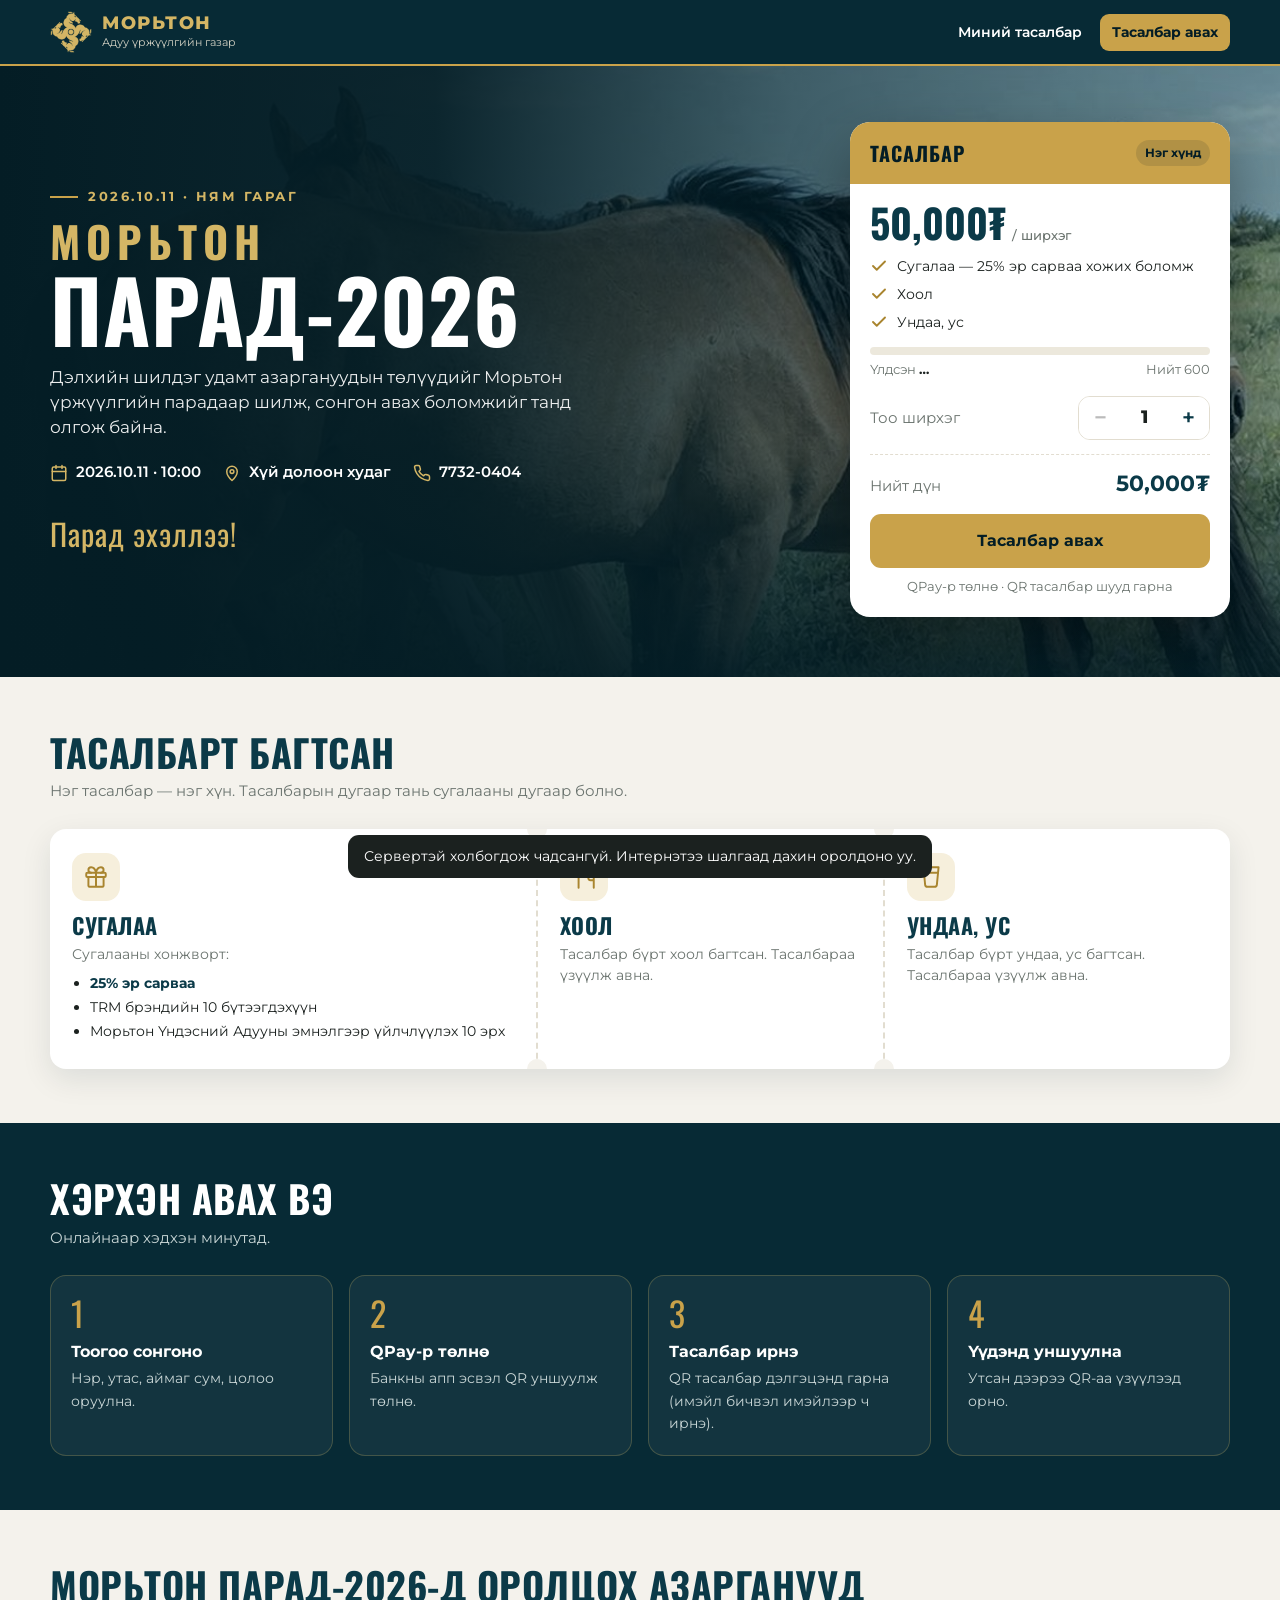
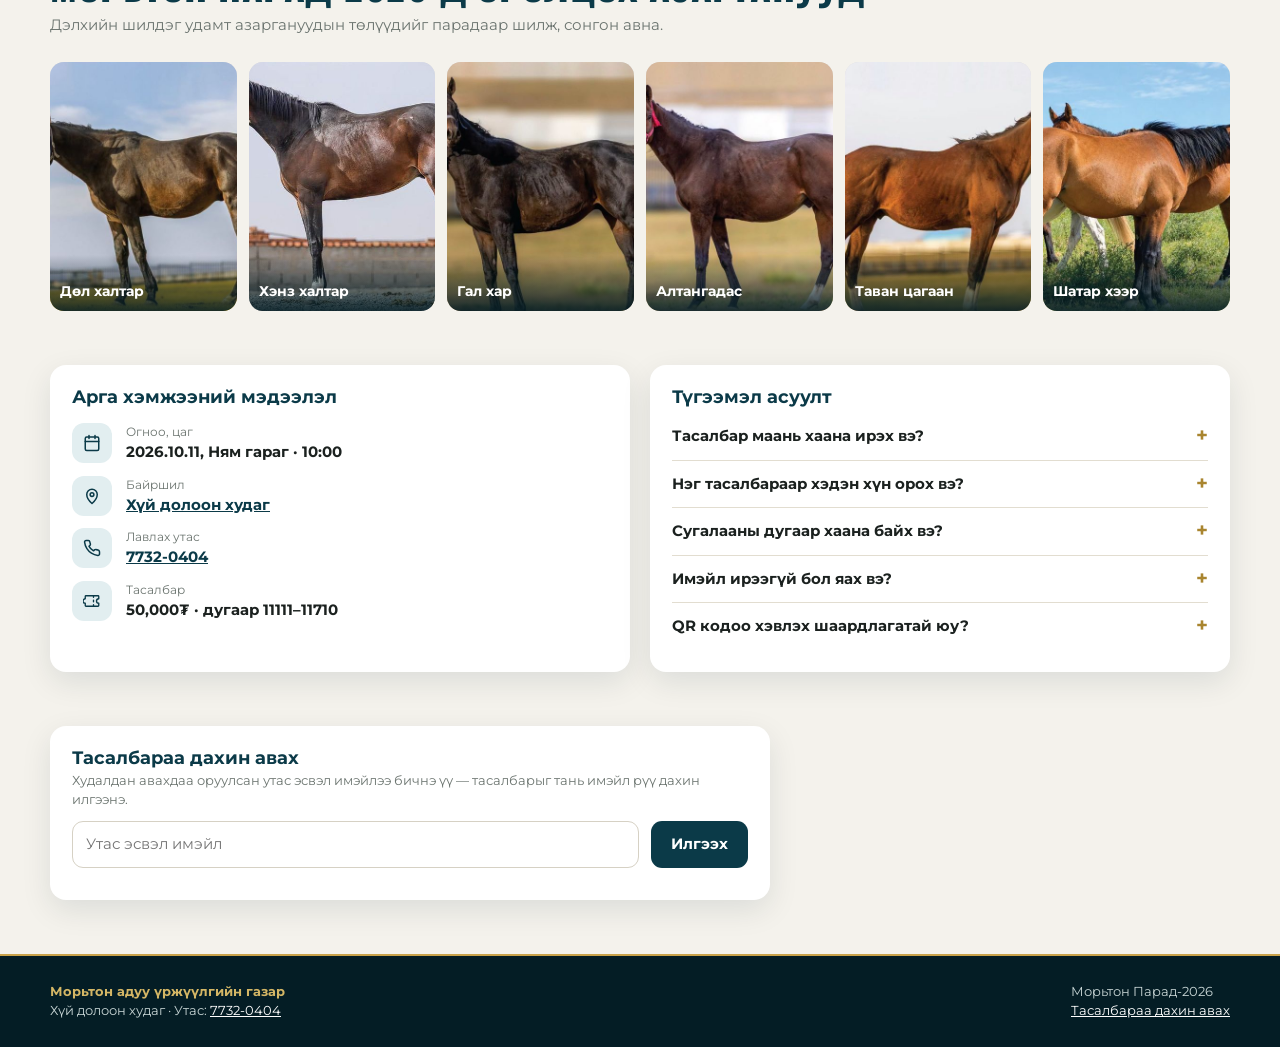
<file: index.html>
<!doctype html>
<html lang="mn">
<head>
<meta charset="utf-8">
<meta name="viewport" content="width=device-width, initial-scale=1, viewport-fit=cover">
<title>Морьтон Парад-2026 — Тасалбар</title>
<meta name="description" content="Морьтон үржүүлгийн парад 2026.10.11, Хүй долоон худаг. Тасалбар 50,000₮ — сугалаа, хоол, ундаа багтсан. QPay-р төлж QR тасалбараа имэйлээр аваарай.">
<meta property="og:title" content="Морьтон Парад-2026 — Тасалбар">
<meta property="og:description" content="2026.10.11 · Хүй долоон худаг · Тасалбар 50,000₮ (сугалаа, хоол, ундаа)">
<meta property="og:image" content="img/hero.jpg">
<meta name="theme-color" content="#072a35">
<link rel="preconnect" href="https://fonts.googleapis.com">
<link rel="preconnect" href="https://fonts.gstatic.com" crossorigin>
<link href="https://fonts.googleapis.com/css2?family=Montserrat:wght@400;500;600;700;800&family=Oswald:wght@500;600;700&display=swap" rel="stylesheet">
<link rel="stylesheet" href="css/style.css">
<link rel="icon" href="favicon.svg" type="image/svg+xml">
</head>
<body class="has-mbar">
<header class="site-header" id="site-header"></header>
<main>
  <section class="hero" id="top">
    <div class="container">
      <div>
        <div class="eyebrow" id="eyebrow">2026.10.11 · Ням гараг</div>
        <h1><span>Морьтон</span>Парад-2026</h1>
        <p class="lead">Дэлхийн шилдэг удамт азаргануудын төлүүдийг Морьтон үржүүлгийн парадаар шилж, сонгон авах боломжийг танд олгож байна.</p>
        <div class="facts" id="facts"></div>
        <div class="countdown" id="countdown"></div>
      </div>

      <aside class="buy-card" id="buy">
        <div class="top"><b>Тасалбар</b><span>Нэг хүнд</span></div>
        <div class="body">
          <div class="price" id="price">50,000₮<small>/ ширхэг</small></div>
          <ul class="incl">
            <li><span class="ico-wrap"></span>Сугалаа — 25% эр сарваа хожих боломж</li>
            <li><span class="ico-wrap"></span>Хоол</li>
            <li><span class="ico-wrap"></span>Ундаа, ус</li>
          </ul>
          <div class="meter" id="meter"><div class="bar"><i style="width:0"></i></div><div class="lbl"><span>Үлдсэн <b>…</b></span><span>Нийт 600</span></div></div>
          <div id="buy-controls">
            <div class="qty-row">
              <span class="muted">Тоо ширхэг</span>
              <div class="stepper"><button type="button" id="minus" aria-label="Хасах">−</button><output id="qty">1</output><button type="button" id="plus" aria-label="Нэмэх">+</button></div>
            </div>
            <div class="total-row"><span class="muted">Нийт дүн</span><b id="total">50,000₮</b></div>
            <button class="btn btn-gold btn-lg btn-block" id="buy-btn" type="button">Тасалбар авах</button>
            <p class="small muted" id="pay-note" style="margin:10px 0 0;text-align:center">QPay-р төлнө · QR тасалбар шууд гарна</p>
          </div>
        </div>
      </aside>
    </div>
  </section>

  <section class="section" id="included">
    <div class="container">
      <h2>Тасалбарт багтсан</h2>
      <p class="sub">Нэг тасалбар — нэг хүн. Тасалбарын дугаар тань сугалааны дугаар болно.</p>
      <div class="stubs">
        <div class="stub">
          <div class="ic" data-ic="gift"></div>
          <h3>Сугалаа</h3>
          <p>Сугалааны хонжворт:</p>
          <ul>
            <li><b>25% эр сарваа</b></li>
            <li>TRM брэндийн 10 бүтээгдэхүүн</li>
            <li>Морьтон Үндэсний Адууны эмнэлгээр үйлчлүүлэх 10 эрх</li>
          </ul>
        </div>
        <div class="stub">
          <div class="ic" data-ic="food"></div>
          <h3>Хоол</h3>
          <p>Тасалбар бүрт хоол багтсан. Тасалбараа үзүүлж авна.</p>
        </div>
        <div class="stub">
          <div class="ic" data-ic="drink"></div>
          <h3>Ундаа, ус</h3>
          <p>Тасалбар бүрт ундаа, ус багтсан. Тасалбараа үзүүлж авна.</p>
        </div>
      </div>
    </div>
  </section>

  <section class="section dark">
    <div class="container">
      <h2>Хэрхэн авах вэ</h2>
      <p class="sub">Онлайнаар хэдхэн минутад.</p>
      <div class="steps">
        <div class="step"><b>Тоогоо сонгоно</b><span>Нэр, утас, аймаг сум, цолоо оруулна.</span></div>
        <div class="step"><b>QPay-р төлнө</b><span>Банкны апп эсвэл QR уншуулж төлнө.</span></div>
        <div class="step"><b>Тасалбар ирнэ</b><span>QR тасалбар дэлгэцэнд гарна (имэйл бичвэл имэйлээр ч ирнэ).</span></div>
        <div class="step"><b>Үүдэнд уншуулна</b><span>Утсан дээрээ QR-аа үзүүлээд орно.</span></div>
      </div>
    </div>
  </section>

  <section class="section">
    <div class="container">
      <h2>Морьтон Парад-2026-д оролцох азарганууд</h2>
      <p class="sub">Дэлхийн шилдэг удамт азаргануудын төлүүдийг парадаар шилж, сонгон авна.</p>
      <div class="horses">
        <div class="horse"><img src="img/dol-haltar.jpg" alt="Дөл халтар" loading="lazy"><span>Дөл халтар</span></div>
        <div class="horse"><img src="img/henz-haltar.jpg" alt="Хэнз халтар" loading="lazy"><span>Хэнз халтар</span></div>
        <div class="horse"><img src="img/gal-har.jpg" alt="Гал хар" loading="lazy"><span>Гал хар</span></div>
        <div class="horse"><img src="img/altangadas.jpg" alt="Алтангадас" loading="lazy"><span>Алтангадас</span></div>
        <div class="horse"><img src="img/tavan-tsagaan.jpg" alt="Таван цагаан" loading="lazy"><span>Таван цагаан</span></div>
        <div class="horse"><img src="img/shatar-heer.jpg" alt="Шатар хээр" loading="lazy"><span>Шатар хээр</span></div>
      </div>
    </div>
  </section>

  <section class="section" style="padding-top:0">
    <div class="container info-grid">
      <div class="panel">
        <h3 style="color:var(--navy);margin-bottom:16px">Арга хэмжээний мэдээлэл</h3>
        <div class="kv" id="info-kv"></div>
      </div>
      <div class="panel">
        <h3 style="color:var(--navy);margin-bottom:6px">Түгээмэл асуулт</h3>
        <details class="faq"><summary>Тасалбар маань хаана ирэх вэ?</summary><p>Төлбөр төлөгдмөгц тасалбар дэлгэц дээр гарна — нээж хадгалаарай (скриншот авч болно). Имэйл бичсэн бол QR тасалбар имэйлээр ч ирнэ (Spam хавтсаа шалгаарай).</p></details>
        <details class="faq"><summary>Нэг тасалбараар хэдэн хүн орох вэ?</summary><p>Нэг тасалбар нэг хүнд. Олон хүнд авах бол тоо ширхгээ нэмнэ — тасалбар бүр тусдаа QR кодтой.</p></details>
        <details class="faq"><summary>Сугалааны дугаар хаана байх вэ?</summary><p>Тасалбарын дугаар (жишээ нь №11111) нь таны сугалааны дугаар.</p></details>
        <details class="faq"><summary>Имэйл ирээгүй бол яах вэ?</summary><p>Доорх «Тасалбараа дахин авах» хэсэгт утас эсвэл имэйлээ оруулбал дахин илгээнэ. Эсвэл <span data-phone>7732-0404</span> дугаарт холбогдоно уу.</p></details>
        <details class="faq"><summary>QR кодоо хэвлэх шаардлагатай юу?</summary><p>Үгүй. Утасныхаа дэлгэц дээр үзүүлэхэд хангалттай. Дэлгэцийн гэрэлтүүлгээ нэмбэл хурдан уншина.</p></details>
      </div>
    </div>
  </section>

  <section class="section" id="lookup" style="padding-top:0">
    <div class="container">
      <div class="panel" style="max-width:720px">
        <h3 style="color:var(--navy);margin-bottom:4px">Тасалбараа дахин авах</h3>
        <p class="muted small" style="margin:0 0 12px">Худалдан авахдаа оруулсан утас эсвэл имэйлээ бичнэ үү — тасалбарыг тань имэйл рүү дахин илгээнэ.</p>
        <form class="form" id="lookup-form" style="grid-template-columns:1fr auto;align-items:end">
          <div><input class="input" id="lookup-contact" placeholder="Утас эсвэл имэйл" autocomplete="email" required></div>
          <button class="btn btn-navy" type="submit">Илгээх</button>
        </form>
        <div id="lookup-msg" style="margin-top:10px"></div>
        <div id="my-orders"></div>
      </div>
    </div>
  </section>
</main>
<footer class="site-footer" id="site-footer"></footer>

<div class="mbar" id="mbar"><div><b id="mbar-price">50,000₮</b><small id="mbar-left">Тасалбар</small></div><button class="btn btn-gold" type="button" id="mbar-btn">Тасалбар авах</button></div>

<div class="modal-bg" id="modal" aria-hidden="true">
  <div class="modal" role="dialog" aria-modal="true" aria-labelledby="m-title">
    <div class="modal-head"><b id="m-title">Тасалбар авах</b><button type="button" id="m-close" aria-label="Хаах">×</button></div>
    <div class="modal-body">
      <div class="summary"><span><span id="m-qty">1</span> × <span id="m-price">50,000₮</span></span><b id="m-total">50,000₮</b></div>
      <form class="form" id="order-form" novalidate>
        <div><label for="f-name">Овог нэр <span class="req">*</span></label><input class="input" id="f-name" name="name" autocomplete="name" maxlength="80" required></div>
        <div class="row2">
          <div><label for="f-phone">Утасны дугаар <span class="req">*</span></label><input class="input" id="f-phone" name="phone" type="tel" inputmode="tel" autocomplete="tel" placeholder="99112233" maxlength="16" required></div>
          <div><label for="f-phone2">Нэмэлт утас</label><input class="input" id="f-phone2" name="phone2" type="tel" inputmode="tel" placeholder="88112233" maxlength="16"></div>
        </div>
        <div class="row2">
          <div><label for="f-aimag">Аймаг / хот <span class="req">*</span></label><select class="input" id="f-aimag" name="aimag" required><option value="">Сонгох…</option></select></div>
          <div><label for="f-sum">Сум / дүүрэг <span class="req">*</span></label><input class="input" id="f-sum" name="sum" maxlength="60" placeholder="Жишээ: Хүй долоон худаг" required></div>
        </div>
        <div><label for="f-title">Цол <span class="req">*</span></label><select class="input" id="f-title" name="title" required><option value="">Сонгох…</option></select></div>
        <div><label for="f-email">Имэйл <span class="muted" style="font-weight:500">(заавал биш)</span></label><input class="input" id="f-email" name="email" type="email" inputmode="email" autocomplete="email" placeholder="ner@gmail.com" maxlength="120">
          <div class="hint">Бичвэл QR тасалбар имэйлээр ирнэ. Бичихгүй бол төлбөрийн дараа дэлгэц дээр гарах тасалбараа хадгалаарай.</div></div>
        <div class="hp" aria-hidden="true"><label>Website<input name="website" tabindex="-1" autocomplete="off"></label></div>
        <div><label for="f-qty">Тоо ширхэг</label><select class="input" id="f-qty" name="qty"></select></div>
        <div id="f-err"></div>
        <button class="btn btn-gold btn-lg btn-block" type="submit" id="f-submit">QPay-р төлөх</button>
        <p class="small muted" style="margin:0;text-align:center" id="f-note">Дараагийн алхамд QPay-ийн QR болон банкны аппын холбоос гарна. Төлбөрөө <b id="f-hold">20</b> минутын дотор хийнэ үү.</p>
      </form>
    </div>
  </div>
</div>

<script type="module">
import { api, esc, money, fmtDT, fmtDay, fmtWeekday, fmtTime, startCountdown, renderChrome, ICONS, toast, rememberOrder, store, siteBase, configured } from './js/app.js';

const $ = id => document.getElementById(id);
let info = { price: 50000, total: 600, available: null, max_per_order: 10, event_at: '2026-10-11T02:00:00Z', location: 'Хүй долоон худаг', phone: '7732-0404', hold_minutes: 20, sales_open: true, pay_mode: 'qpay' };
let qty = 1;

const AIMAGS = ['Улаанбаатар', 'Архангай', 'Баян-Өлгий', 'Баянхонгор', 'Булган', 'Говь-Алтай', 'Говьсүмбэр', 'Дархан-Уул', 'Дорноговь', 'Дорнод', 'Дундговь', 'Завхан', 'Орхон', 'Өвөрхангай', 'Өмнөговь', 'Сүхбаатар', 'Сэлэнгэ', 'Төв', 'Увс', 'Ховд', 'Хөвсгөл', 'Хэнтий', 'Гадаад'];
const TITLES = ['Сонирхогч', 'Залуу уяач', 'СУА', 'ААУ', 'НАУ', 'МУАУ', 'МУМУ', 'МУТМУ'];
$('f-aimag').insertAdjacentHTML('beforeend', AIMAGS.map(a => `<option>${a}</option>`).join(''));
$('f-title').insertAdjacentHTML('beforeend', TITLES.map(a => `<option>${a}</option>`).join(''));
$('f-aimag').onchange = e => { $('f-sum').placeholder = e.target.value === 'Улаанбаатар' ? 'Жишээ: Сонгинохайрхан' : 'Сумын нэр'; };
document.querySelectorAll('.incl .ico-wrap').forEach(e => e.outerHTML = ICONS.check);
document.querySelectorAll('[data-ic]').forEach(e => e.innerHTML = ICONS[e.dataset.ic]);

function salesState() {
  if (info.available === 0) return 'soldout';
  if (!info.sales_open) return 'closed';
  if (info.sales_close && new Date(info.sales_close) < new Date()) return 'ended';
  if (info.pay_mode === 'none') return 'nopay';
  return 'open';
}

function render() {
  renderChrome(info);
  bindLookupLinks();
  $('eyebrow').textContent = `${fmtDay(info.event_at)} · ${fmtWeekday(info.event_at)}`;
  const mapUrl = 'https://www.google.com/maps/search/' + encodeURIComponent(info.location + ' Mongolia');
  $('facts').innerHTML = `<span>${ICONS.cal}${fmtDay(info.event_at)} · ${fmtTime(info.event_at)}</span>
    <span>${ICONS.pin}<a href="${mapUrl}" target="_blank" rel="noopener">${esc(info.location)}</a></span>
    <span>${ICONS.phone}<a href="tel:${esc(String(info.phone).replace(/\D/g, ''))}">${esc(info.phone)}</a></span>`;
  $('price').innerHTML = `${money(info.price)}<small>/ ширхэг</small>`;
  $('mbar-price').textContent = money(info.price);
  const total = info.total || 600, avail = info.available;
  if (avail != null) {
    const sold = total - avail;
    $('meter').innerHTML = `<div class="bar"><i style="width:${Math.min(100, sold / total * 100).toFixed(1)}%"></i></div>
      <div class="lbl"><span>Үлдсэн <b>${avail}</b> тасалбар</span><span>Нийт ${total}</span></div>`;
    $('mbar-left').textContent = avail > 0 ? `Үлдсэн ${avail} тасалбар` : 'Дууссан';
  }
  document.querySelectorAll('[data-phone]').forEach(e => e.textContent = info.phone);
  $('info-kv').innerHTML = `
    <div class="ic">${ICONS.cal}</div><div><small>Огноо, цаг</small><b>${fmtDay(info.event_at)}, ${fmtWeekday(info.event_at)} · ${fmtTime(info.event_at)}</b></div>
    <div class="ic">${ICONS.pin}</div><div><small>Байршил</small><b><a href="${mapUrl}" target="_blank" rel="noopener">${esc(info.location)}</a></b></div>
    <div class="ic">${ICONS.phone}</div><div><small>Лавлах утас</small><b><a href="tel:${esc(String(info.phone).replace(/\D/g, ''))}">${esc(info.phone)}</a></b></div>
    <div class="ic">${ICONS.ticket.replace('<svg', '<svg class="ico"')}</div><div><small>Тасалбар</small><b>${money(info.price)} · дугаар ${info.start_no || 11111}–${(info.start_no || 11111) + total - 1}</b></div>`;

  const st = salesState();
  const ctrl = $('buy-controls');
  if (st !== 'open') {
    const msg = { soldout: 'Тасалбар дууслаа', closed: 'Онлайн борлуулалт түр хаагдсан', ended: 'Онлайн борлуулалт дууссан', nopay: 'Борлуулалт удахгүй нээгдэнэ' }[st];
    ctrl.innerHTML = `<div class="soldout">${msg}</div><p class="small muted" style="margin:10px 0 0;text-align:center">Лавлах: ${esc(info.phone)}</p>`;
    $('mbar-btn').disabled = true; $('mbar-btn').textContent = msg.split(' ').slice(-1)[0] === 'дууслаа' ? 'Дууссан' : 'Хаагдсан';
  }
  $('pay-note').textContent = info.pay_mode === 'transfer' ? 'Дансаар төлнө · баталгаажмагц QR тасалбар гарна' : 'QPay-р төлнө · QR тасалбар шууд гарна';
  $('f-submit').textContent = info.pay_mode === 'transfer' ? 'Захиалах' : 'QPay-р төлөх';
  $('f-note').innerHTML = info.pay_mode === 'transfer'
    ? `Дараагийн алхамд дансны мэдээлэл гарна. Төлбөр баталгаажмагц тасалбар имэйлээр ирнэ.`
    : `Дараагийн алхамд QPay-ийн QR болон банкны аппын холбоос гарна. Төлбөрөө <b>${info.hold_minutes}</b> минутын дотор хийнэ үү.`;
  updateQty(qty);
}

function maxQty() { return Math.max(1, Math.min(info.max_per_order || 10, info.available ?? 10)); }
function updateQty(n) {
  qty = Math.max(1, Math.min(maxQty(), n));
  $('qty').textContent = qty;
  $('minus').disabled = qty <= 1;
  $('plus').disabled = qty >= maxQty();
  $('total').textContent = money(qty * info.price);
  $('m-qty').textContent = qty; $('m-price').textContent = money(info.price); $('m-total').textContent = money(qty * info.price);
  const sel = $('f-qty');
  sel.innerHTML = Array.from({ length: maxQty() }, (_, i) => `<option value="${i + 1}"${i + 1 === qty ? ' selected' : ''}>${i + 1} ширхэг — ${money((i + 1) * info.price)}</option>`).join('');
}
$('minus').onclick = () => updateQty(qty - 1);
$('plus').onclick = () => updateQty(qty + 1);
$('f-qty').onchange = e => updateQty(Number(e.target.value));

// модаль
const modal = $('modal');
function openModal() {
  if (salesState() !== 'open') { document.getElementById('buy').scrollIntoView({ behavior: 'smooth', block: 'center' }); return; }
  const last = store.get('buyer');
  if (last) for (const k of ['name', 'phone', 'phone2', 'email', 'aimag', 'sum', 'title']) { const el = $('f-' + k); if (el && !el.value && last[k]) el.value = last[k]; }
  modal.classList.add('open'); modal.setAttribute('aria-hidden', 'false');
  setTimeout(() => $('f-name').focus(), 50);
}
function closeModal() { modal.classList.remove('open'); modal.setAttribute('aria-hidden', 'true'); }
$('buy-btn').onclick = openModal;
$('mbar-btn').onclick = openModal;
$('m-close').onclick = closeModal;
modal.addEventListener('click', e => { if (e.target === modal) closeModal(); });
document.addEventListener('keydown', e => { if (e.key === 'Escape') closeModal(); });
if (location.hash === '#buy') setTimeout(openModal, 300);

$('order-form').addEventListener('submit', async e => {
  e.preventDefault();
  const f = e.target, err = $('f-err'), btn = $('f-submit');
  err.innerHTML = '';
  const name = f.name.value.trim(), phone = f.phone.value.trim(), email = f.email.value.trim();
  const phone2 = f.phone2.value.trim(), aimag = f.aimag.value, sum = f.sum.value.trim(), title = f.title.value;
  const okPhone = v => /^\+?\d{8,15}$/.test(v.replace(/[\s-]/g, ''));
  const bad = name.length < 2 ? 'Овог нэрээ оруулна уу.'
    : !okPhone(phone) ? 'Утасны дугаараа зөв оруулна уу (8 оронтой).'
    : phone2 && !okPhone(phone2) ? 'Нэмэлт утасны дугаараа зөв оруулна уу.'
    : !aimag ? 'Аймаг / хотоо сонгоно уу.'
    : sum.length < 2 ? 'Сум / дүүргээ бичнэ үү.'
    : !title ? 'Цолоо сонгоно уу.'
    : email && !/^[^\s@]+@[^\s@]+\.[^\s@]{2,}$/.test(email) ? 'Имэйл хаягаа зөв оруулна уу.' : '';
  if (bad) { err.innerHTML = `<div class="alert error">${bad}</div>`; return; }
  const label = btn.textContent;
  btn.disabled = true; btn.innerHTML = '<span class="spinner"></span> Түр хүлээнэ үү…';
  try {
    const r = await api('create', { name, phone, phone2, email, aimag, sum, title, qty, website: f.website.value, site: siteBase() });
    store.set('buyer', { name, phone, phone2, email, aimag, sum, title });
    rememberOrder(r.code, r.key);
    location.href = `order.html?c=${encodeURIComponent(r.code)}&k=${encodeURIComponent(r.key)}`;
  } catch (ex) {
    err.innerHTML = `<div class="alert error">${esc(ex.message)}</div>`;
    btn.disabled = false; btn.textContent = label;
    loadInfo();
  }
});

// утасны доод самбар — худалдан авах карт харагдахгүй үед
const io = new IntersectionObserver(([en]) => $('mbar').classList.toggle('show', !en.isIntersecting), { threshold: 0 });
io.observe($('buy'));

// дахин авах
function bindLookupLinks() {
  document.querySelectorAll('[data-lookup]').forEach(a => a.onclick = ev => { ev.preventDefault(); $('lookup').scrollIntoView({ behavior: 'smooth' }); setTimeout(() => $('lookup-contact').focus(), 400); });
}
$('lookup-form').addEventListener('submit', async e => {
  e.preventDefault();
  const msg = $('lookup-msg');
  msg.innerHTML = '<div class="alert info">Шалгаж байна…</div>';
  try {
    const r = await api('lookup', { contact: $('lookup-contact').value });
    msg.innerHTML = `<div class="alert ok">${esc(r.message)}</div>`;
  } catch (ex) { msg.innerHTML = `<div class="alert error">${esc(ex.message)}</div>`; }
});
const mine = store.get('orders', []);
if (mine.length) {
  $('my-orders').innerHTML = `<p class="small muted" style="margin:16px 0 6px">Энэ төхөөрөмж дээрх захиалгууд:</p>` +
    mine.map(o => `<a class="btn btn-light btn-sm" style="margin:0 6px 6px 0" href="order.html?c=${encodeURIComponent(o.code)}&k=${encodeURIComponent(o.key)}">${esc(o.code)}</a>`).join('');
}

let stopCd;
async function loadInfo() {
  try {
    const i = await api('info');
    const changed = !stopCd || i.event_at !== info.event_at;
    info = { ...info, ...i };
    render();
    if (changed) { stopCd && stopCd(); stopCd = startCountdown($('countdown'), info.event_at, info.now); }
  } catch (ex) {
    if (!stopCd) { render(); stopCd = startCountdown($('countdown'), info.event_at); }
    if (configured) toast(ex.message);
  }
}
render();
loadInfo();
setInterval(loadInfo, 30_000);
</script>
</body>
</html>
</file>
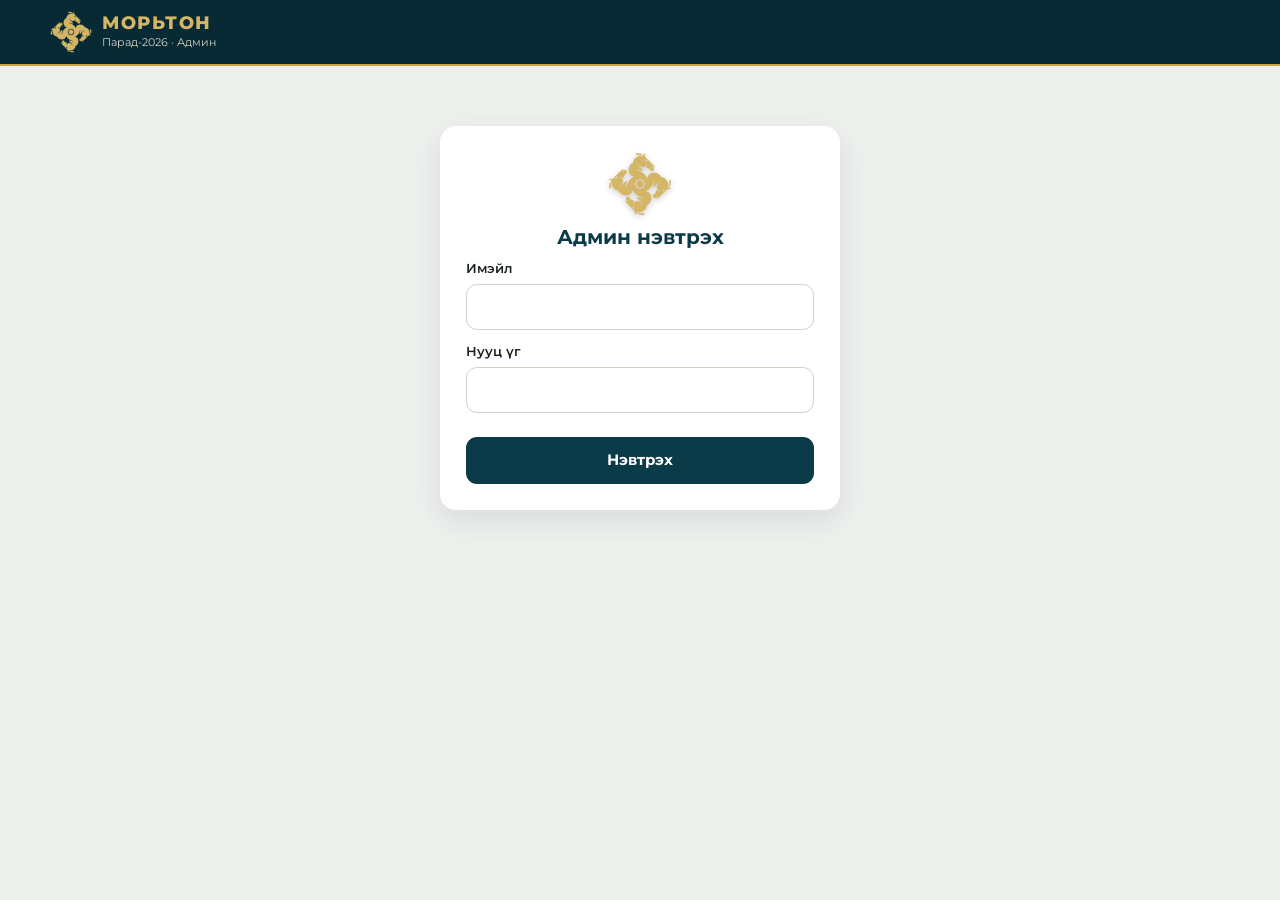
<file: admin.html>
<!doctype html>
<html lang="mn">
<head>
<meta charset="utf-8">
<meta name="viewport" content="width=device-width, initial-scale=1, viewport-fit=cover">
<title>Админ — Морьтон Парад-2026</title>
<meta name="robots" content="noindex">
<meta name="theme-color" content="#072a35">
<link rel="preconnect" href="https://fonts.googleapis.com">
<link rel="preconnect" href="https://fonts.gstatic.com" crossorigin>
<link href="https://fonts.googleapis.com/css2?family=Montserrat:wght@400;500;600;700;800&family=Oswald:wght@500;600;700&display=swap" rel="stylesheet">
<link rel="stylesheet" href="css/style.css">
<link rel="icon" href="favicon.svg" type="image/svg+xml">
<style>
  body { background: #eef0ee; }
  .login { max-width: 400px; margin: 60px auto; }
  .login .panel { padding: 26px; }
  .login .mark { width: 64px; height: 64px; background: var(--logo) center / contain no-repeat; margin: 0 auto 10px; filter: drop-shadow(0 2px 3px rgba(0,0,0,.2)); }
  .topbar { display: flex; align-items: center; gap: 10px; color: #fff; font-size: 13px; }
  .topbar .who { opacity: .85; white-space: nowrap; overflow: hidden; text-overflow: ellipsis; max-width: 200px; }
  .role { background: var(--gold); color: var(--navy-dd); font-weight: 800; font-size: 11px; padding: 3px 8px; border-radius: 6px; text-transform: uppercase; }
  .tabs { display: flex; gap: 4px; overflow-x: auto; background: #fff; border-radius: 14px; padding: 6px; margin: 18px 0; box-shadow: var(--shadow); scrollbar-width: none; }
  .tabs::-webkit-scrollbar { display: none; }
  .tabs button { border: none; background: none; padding: 10px 14px; border-radius: 10px; font-weight: 700; color: var(--muted); cursor: pointer; white-space: nowrap; font-size: 14px; }
  .tabs button.active { background: var(--navy); color: #fff; }
  .tabs button .dot { display: inline-block; min-width: 18px; padding: 0 5px; border-radius: 9px; background: var(--red); color: #fff; font-size: 11px; margin-left: 5px; }
  .kpis { display: grid; grid-template-columns: repeat(auto-fit, minmax(170px, 1fr)); gap: 12px; margin-bottom: 16px; }
  .kpi { background: #fff; border-radius: 14px; padding: 16px; box-shadow: var(--shadow); }
  .kpi span { color: var(--muted); font-size: 12.5px; font-weight: 600; }
  .kpi b { display: block; font-family: var(--display); font-size: 34px; color: var(--navy); line-height: 1.1; margin-top: 2px; }
  .kpi small { color: var(--muted); font-size: 12px; }
  .kpi.warn { background: var(--red-l); } .kpi.warn b { color: var(--red); }
  .kpi .bar { height: 6px; border-radius: 9px; background: #ece8dc; margin-top: 8px; overflow: hidden; } .kpi .bar i { display: block; height: 100%; background: var(--gold); }
  .chips-row { display: flex; gap: 8px; flex-wrap: wrap; margin-bottom: 16px; }
  .pill { display: inline-flex; align-items: center; gap: 6px; padding: 6px 12px; border-radius: 99px; font-size: 12.5px; font-weight: 700; background: #fff; box-shadow: var(--shadow); }
  .pill.ok { color: var(--ok); } .pill.bad { color: var(--red); } .pill.mid { color: #7a5b12; }
  .days { display: flex; align-items: flex-end; gap: 8px; height: 150px; padding: 10px 4px 0; }
  .days div { flex: 1; display: flex; flex-direction: column; align-items: center; justify-content: flex-end; height: 100%; font-size: 11px; color: var(--muted); min-width: 0; }
  .days i { display: block; width: 100%; max-width: 46px; background: var(--navy); border-radius: 6px 6px 0 0; min-height: 2px; }
  .days b { color: var(--ink); font-size: 12px; }
  .filters { display: flex; gap: 8px; flex-wrap: wrap; margin-bottom: 12px; align-items: center; }
  .filters .input { width: auto; min-width: 140px; padding: 9px 12px; font-size: 14px; }
  .filters .grow { flex: 1; min-width: 200px; }
  .table-wrap { background: #fff; border-radius: 14px; box-shadow: var(--shadow); overflow-x: auto; }
  table.tbl { width: 100%; border-collapse: collapse; font-size: 13.5px; min-width: 900px; }
  table.tbl th, table.tbl td { padding: 10px 12px; border-bottom: 1px solid var(--line); text-align: left; vertical-align: top; }
  table.tbl th { background: #f7f5ef; color: var(--muted); font-size: 11.5px; text-transform: uppercase; letter-spacing: .4px; position: sticky; top: 0; }
  table.tbl tr:hover td { background: #fbfaf6; }
  table.tbl td small { color: var(--muted); display: block; }
  .tag { display: inline-block; padding: 3px 8px; border-radius: 6px; font-size: 11.5px; font-weight: 700; white-space: nowrap; }
  .tag.paid, .tag.valid, .tag.yes { background: var(--ok-l); color: var(--ok); }
  .tag.pending { background: var(--amber-l); color: #7a4f08; }
  .tag.expired { background: #ececec; color: #555; }
  .tag.cancelled, .tag.refund, .tag.no { background: var(--red-l); color: var(--red); }
  .tag.gray { background: #f0efe9; color: var(--muted); }
  .acts { display: flex; gap: 5px; flex-wrap: wrap; }
  .nums { font-family: ui-monospace, Consolas, monospace; font-size: 12.5px; max-width: 180px; }
  .count-line { font-size: 13px; color: var(--muted); margin: 8px 2px; }
  /* уншуулах */
  .scan-grid { display: grid; grid-template-columns: 1fr 1fr; gap: 16px; }
  @media (max-width: 820px) { .scan-grid { grid-template-columns: 1fr; } }
  .seg { display: grid; grid-template-columns: repeat(3, 1fr); gap: 6px; background: #fff; padding: 6px; border-radius: 14px; box-shadow: var(--shadow); margin-bottom: 12px; }
  .seg button { border: none; border-radius: 10px; padding: 12px 6px; font-weight: 800; font-size: 15px; background: none; color: var(--muted); cursor: pointer; }
  .seg button.active { background: var(--gold); color: var(--navy-dd); }
  .cam { position: relative; background: #000; border-radius: 16px; overflow: hidden; aspect-ratio: 1 / 1; display: grid; place-items: center; color: #fff; }
  .cam video { width: 100%; height: 100%; object-fit: cover; }
  .cam .frame { position: absolute; inset: 18%; border: 3px solid rgba(201,162,74,.9); border-radius: 18px; box-shadow: 0 0 0 999px rgba(0,0,0,.25); pointer-events: none; }
  .cam .off { text-align: center; padding: 20px; }
  .result { border-radius: 16px; padding: 22px; text-align: center; min-height: 190px; display: flex; flex-direction: column; justify-content: center; background: #fff; box-shadow: var(--shadow); }
  .result .big { font-family: var(--display); font-size: 34px; line-height: 1.05; text-transform: uppercase; letter-spacing: .5px; }
  .result .no { font-family: var(--display); font-size: 54px; line-height: 1; margin: 6px 0; }
  .result.ok { background: #1f7a4d; color: #fff; }
  .result.already { background: #e2a72e; color: #2d1f00; }
  .result.bad { background: var(--red); color: #fff; }
  .result.info { background: var(--navy); color: #fff; }
  .recent { margin-top: 12px; font-size: 13px; }
  .recent div { display: flex; justify-content: space-between; gap: 8px; padding: 7px 10px; border-bottom: 1px solid var(--line); background: #fff; }
  .recent div:first-child { border-radius: 10px 10px 0 0; }
  /* сугалаа */
  .draw-stage { background: radial-gradient(circle at 50% 30%, #0f4a5b, var(--navy-dd) 70%); color: #fff; border-radius: 20px; padding: 30px 20px; text-align: center; min-height: 340px; display: flex; flex-direction: column; justify-content: center; position: relative; }
  .draw-stage .prize { color: var(--gold-l); font-weight: 800; letter-spacing: 2px; text-transform: uppercase; font-size: 15px; }
  .draw-stage .num { font-family: var(--display); font-size: clamp(80px, 16vw, 180px); color: var(--gold-l); line-height: 1; margin: 10px 0; font-variant-numeric: tabular-nums; }
  .draw-stage .who { font-size: 22px; font-weight: 700; min-height: 30px; }
  .draw-stage .fs { position: absolute; top: 12px; right: 12px; }
  .draw-stage:fullscreen { border-radius: 0; }
  .draw-stage:fullscreen .num { font-size: 32vh; }
  .preset { border: 1px solid var(--line); background: #fff; border-radius: 99px; padding: 6px 12px; font-size: 13px; font-weight: 600; cursor: pointer; }
  .preset:hover { border-color: var(--gold); }
  .grid2 { display: grid; grid-template-columns: 1fr 1fr; gap: 16px; }
  @media (max-width: 820px) { .grid2 { grid-template-columns: 1fr; } }
  .form .row { display: grid; grid-template-columns: 1fr 1fr; gap: 12px; }
  @media (max-width: 520px) { .form .row { grid-template-columns: 1fr; } }
  .switch { display: flex; align-items: center; gap: 10px; font-weight: 700; cursor: pointer; }
  .switch input { width: 20px; height: 20px; accent-color: var(--ok); }
  .issued { margin-top: 14px; }
  h3.h { color: var(--navy); margin: 0 0 12px; font-size: 17px; }
  @media (max-width: 640px) {
    .topbar .who, .site-header .brand small { display: none; }
    .scan-grid > div:last-child { order: -1; }
    .recent { max-height: 132px; overflow: hidden; }
    .result { min-height: 150px; padding: 16px; }
    .result .no { font-size: 46px; }
    .cam { aspect-ratio: 4 / 3; }
    .tabs button { padding: 9px 11px; font-size: 13.5px; }
  }
</style>
</head>
<body>
<header class="site-header"><div class="container">
  <a class="brand" href="index.html"><span class="mark"></span><span><b>МОРЬТОН</b><small>Парад-2026 · Админ</small></span></a>
  <div class="topbar hidden" id="topbar"><span class="role" id="role"></span><span class="who" id="who"></span><button class="btn btn-ghost btn-sm" id="logout">Гарах</button></div>
</div></header>

<main class="container">
  <!-- нэвтрэх -->
  <section class="login hidden" id="login">
    <div class="panel">
      <div class="mark"></div>
      <h2 style="text-align:center;color:var(--navy);font-size:20px">Админ нэвтрэх</h2>
      <form class="form" id="login-form">
        <div><label for="l-email">Имэйл</label><input class="input" id="l-email" type="email" autocomplete="username" required></div>
        <div><label for="l-pass">Нууц үг</label><input class="input" id="l-pass" type="password" autocomplete="current-password" required></div>
        <div id="l-err"></div>
        <button class="btn btn-navy btn-block" type="submit">Нэвтрэх</button>
      </form>
    </div>
  </section>

  <section class="hidden" id="app">
    <nav class="tabs" id="tabs"></nav>

    <!-- САМБАР -->
    <div class="tab" data-tab="dash">
      <div class="chips-row" id="sys"></div>
      <div class="kpis" id="kpis"></div>
      <div class="panel"><h3 class="h">Өдрөөр борлуулалт (ширхэг)</h3><div class="days" id="days"></div></div>
    </div>

    <!-- ЗАХИАЛГА -->
    <div class="tab" data-tab="orders">
      <div class="filters">
        <input class="input grow" id="o-q" placeholder="Хайх: код, нэр, утас, аймаг, цол, дугаар">
        <select class="input" id="o-st">
          <option value="">Бүх төлөв</option><option value="paid">Төлөгдсөн</option><option value="pending">Хүлээгдэж буй</option>
          <option value="expired">Хугацаа дууссан</option><option value="cancelled">Цуцалсан</option><option value="refund">Буцаалт хэрэгтэй</option>
        </select>
        <select class="input" id="o-src"><option value="">Онлайн + гараар</option><option value="online">Онлайн</option><option value="manual">Гараар</option></select>
        <button class="btn btn-light btn-sm" id="o-reload">↻ Шинэчлэх</button>
        <button class="btn btn-light btn-sm" id="o-csv">⬇ Excel (CSV)</button>
      </div>
      <div class="count-line" id="o-count"></div>
      <div class="table-wrap"><table class="tbl"><thead><tr><th>Огноо</th><th>Код</th><th>Худалдан авагч</th><th>Тоо</th><th>Дүн</th><th>Төлбөр</th><th>Төлөв</th><th>Тасалбар</th><th>Үйлдэл</th></tr></thead><tbody id="o-body"></tbody></table></div>
    </div>

    <!-- ТАСАЛБАР -->
    <div class="tab" data-tab="tickets">
      <div class="filters">
        <input class="input grow" id="t-q" placeholder="Хайх: дугаар, нэр, утас, захиалгын код">
        <select class="input" id="t-f">
          <option value="valid">Хүчинтэй</option><option value="">Бүгд</option><option value="entered">Орсон</option><option value="notentered">Ороогүй</option><option value="cancelled">Цуцалсан</option>
        </select>
        <button class="btn btn-light btn-sm" id="t-reload">↻ Шинэчлэх</button>
        <button class="btn btn-light btn-sm" id="t-csv">⬇ Excel (CSV)</button>
      </div>
      <div class="count-line" id="t-count"></div>
      <div class="table-wrap"><table class="tbl"><thead><tr><th>№</th><th>Эзэмшигч</th><th>Захиалга</th><th>Төлөв</th><th>Орсон</th><th>Хоол</th><th>Ундаа</th><th>Үйлдэл</th></tr></thead><tbody id="t-body"></tbody></table></div>
    </div>

    <!-- УНШУУЛАХ -->
    <div class="tab" data-tab="scan">
      <div class="seg" id="seg"><button data-mode="entry" class="active">Орох</button><button data-mode="food">Хоол</button><button data-mode="drink">Ундаа</button></div>
      <div class="scan-grid">
        <div>
          <div class="cam" id="cam"><div class="off" id="cam-off"><p style="margin:0 0 12px">QR уншуулах камер</p><button class="btn btn-gold" id="cam-on">📷 Камер асаах</button></div></div>
          <form class="filters" id="manual" style="margin-top:12px">
            <input class="input grow" id="m-code" placeholder="Тасалбарын дугаар (11111) эсвэл код" inputmode="numeric" autocomplete="off">
            <button class="btn btn-navy" type="submit">Шалгах</button>
          </form>
        </div>
        <div>
          <div class="result" id="result"><div class="muted">QR уншуулах эсвэл дугаар оруулна уу.</div></div>
          <div class="recent" id="recent"></div>
        </div>
      </div>
    </div>

    <!-- ГАРААР ОЛГОХ -->
    <div class="tab" data-tab="issue">
      <div class="grid2">
        <div class="panel">
          <h3 class="h">Тасалбар гараар олгох</h3>
          <p class="small muted" style="margin-top:-6px">Бэлнээр, дансаар, QPay терминалаар төлсөн эсвэл урилгаар үнэгүй олгох. Имэйл бичвэл тасалбар имэйлээр очно.</p>
          <form class="form" id="issue-form">
            <div><label>Овог нэр <span class="req">*</span></label><input class="input" name="name" required maxlength="80"></div>
            <div class="row">
              <div><label>Утас</label><input class="input" name="phone" type="tel" inputmode="tel"></div>
              <div><label>Нэмэлт утас</label><input class="input" name="phone2" type="tel" inputmode="tel"></div>
            </div>
            <div class="row">
              <div><label>Аймаг / хот</label><select class="input" name="aimag" id="i-aimag"></select></div>
              <div><label>Сум / дүүрэг</label><input class="input" name="sum" maxlength="60"></div>
            </div>
            <div class="row">
              <div><label>Цол</label><select class="input" name="title" id="i-title"></select></div>
              <div><label>Имэйл</label><input class="input" name="email" type="email"></div>
            </div>
            <div class="row">
              <div><label>Тоо ширхэг <span class="req">*</span></label><input class="input" name="qty" type="number" min="1" max="100" value="1" required></div>
              <div><label>Төлбөрийн хэлбэр</label><select class="input" name="method"><option value="cash">Бэлэн</option><option value="transfer">Дансаар</option><option value="card">Карт</option><option value="qpay">QPay (терминал)</option><option value="free">Үнэгүй / урилга</option></select></div>
            </div>
            <div><label>Дүн (₮)</label><input class="input" name="amount" type="number" min="0" step="1000"><div class="hint" id="i-hint"></div></div>
            <div><label>Тэмдэглэл</label><input class="input" name="note" maxlength="200"></div>
            <div id="i-err"></div>
            <button class="btn btn-gold btn-block" type="submit">Тасалбар олгох</button>
          </form>
        </div>
        <div class="panel"><h3 class="h">Олгосон тасалбар</h3><div class="issued" id="issued"><p class="muted small">Энд QR тасалбар гарна — худалдан авагч утсаараа уншуулж эсвэл холбоосыг нь авч болно.</p></div></div>
      </div>
    </div>

    <!-- СУГАЛАА -->
    <div class="tab" data-tab="draw">
      <div class="grid2">
        <div class="panel">
          <h3 class="h">Сугалаа татах</h3>
          <form class="form" id="draw-form">
            <div><label>Шагнал <span class="req">*</span></label><input class="input" id="d-prize" required maxlength="120" placeholder="Жишээ: 25% эр сарваа">
              <div style="display:flex;gap:6px;flex-wrap:wrap;margin-top:8px" id="presets"></div></div>
            <div><label>Хэнээс сугалах</label><select class="input" id="d-pool"><option value="entered">Зөвхөн ирсэн (орохдоо уншуулсан) тасалбар</option><option value="all">Бүх хүчинтэй тасалбар</option></select></div>
            <div id="d-err"></div>
            <button class="btn btn-gold btn-lg btn-block" type="submit" id="d-btn">🎲 Сугалах</button>
            <p class="small muted" style="margin:0">Нэг тасалбар хоёр удаа хожихгүй. Хожигчийг «Хүчингүй» болговол дахин оролцоно.</p>
          </form>
        </div>
        <div class="draw-stage" id="stage">
          <button class="btn btn-ghost btn-sm fs" id="fs" type="button">⛶ Дэлгэц дүүрэн</button>
          <div class="prize" id="s-prize">Морьтон Парад-2026 · Сугалаа</div>
          <div class="num" id="s-num">— — —</div>
          <div class="who" id="s-who"></div>
        </div>
      </div>
      <h3 class="h" style="margin-top:22px">Хожигчид</h3>
      <div class="table-wrap"><table class="tbl" style="min-width:640px"><thead><tr><th>Цаг</th><th>Шагнал</th><th>№</th><th>Хожигч</th><th>Утас</th><th></th></tr></thead><tbody id="w-body"></tbody></table></div>
    </div>

    <!-- ТОХИРГОО -->
    <div class="tab" data-tab="settings">
      <div class="grid2">
        <div class="panel">
          <h3 class="h">Арга хэмжээ, борлуулалт</h3>
          <form class="form" id="set-form">
            <label class="switch"><input type="checkbox" name="sales_open"> Онлайн борлуулалт нээлттэй</label>
            <div><label>Арга хэмжээний нэр</label><input class="input" name="event_name"></div>
            <div class="row">
              <div><label>Парад эхлэх цаг (тоолуур)</label><input class="input" name="event_at" type="datetime-local"></div>
              <div><label>Онлайн борлуулалт хаагдах</label><input class="input" name="sales_until" type="datetime-local"><div class="hint">Хоосон бол парадын өдөр 18:00</div></div>
            </div>
            <div class="row">
              <div><label>Байршил</label><input class="input" name="location"></div>
              <div><label>Утас</label><input class="input" name="phone"></div>
            </div>
            <div class="row">
              <div><label>Тасалбарын үнэ (₮)</label><input class="input" name="price" type="number" min="0" step="1000"></div>
              <div><label>Нэг захиалгад дээд тоо</label><input class="input" name="max_per_order" type="number" min="1" max="100"></div>
            </div>
            <div class="row">
              <div><label>Эхлэх дугаар</label><input class="input" name="start_no" type="number" min="1"></div>
              <div><label>Нийт тасалбар</label><input class="input" name="total" type="number" min="1"></div>
            </div>
            <div class="row">
              <div><label>QPay төлөх хугацаа (минут)</label><input class="input" name="hold_minutes" type="number" min="5" max="1440"></div>
              <div><label>Дансаар төлөх хугацаа (цаг)</label><input class="input" name="transfer_hold_hours" type="number" min="1" max="168"></div>
            </div>
            <div><label>Дансны мэдээлэл (QPay тохируулаагүй үед)</label><textarea class="input" name="bank_info" placeholder="Хаан банк&#10;Данс: 5000 000 000&#10;Хүлээн авагч: Морьтон ХХК"></textarea></div>
            <div><label>Шинэ борлуулалтын мэдэгдэл очих имэйл</label><input class="input" name="notify_email" placeholder="ner@moriton.mn, ner2@moriton.mn"><div class="hint">Хүн тасалбар авах бүрт энд имэйл очно. Таслалаар олон хаяг.</div></div>
            <div><label>Сайтын хаяг</label><input class="input" name="site_url" placeholder="https://ner.github.io/parade/"><div class="hint">Имэйл дэх QR, холбоосонд ашиглана.</div></div>
            <div id="s-msg"></div>
            <button class="btn btn-navy btn-block" type="submit">Хадгалах</button>
          </form>
        </div>
        <div>
          <div class="panel" style="margin-bottom:16px">
            <h3 class="h">Холболт шалгах</h3>
            <div class="form">
              <div class="filters" style="margin:0"><button class="btn btn-light btn-sm" id="test-qpay">QPay шалгах</button><span id="qpay-msg" class="small"></span></div>
              <div class="filters" style="margin:0"><input class="input grow" id="test-to" type="email" placeholder="Туршилтын имэйл хүлээн авах хаяг"><button class="btn btn-light btn-sm" id="test-mail">Имэйл илгээх</button></div>
              <div id="mail-msg" class="small"></div>
            </div>
          </div>
          <div class="panel">
            <h3 class="h">Ажилтан, эрх</h3>
            <p class="small muted" style="margin-top:-6px"><b>Админ</b> — бүх эрх. <b>Ажилтан</b> — зөвхөн самбар харах, QR уншуулах (үүдний ажилтан).</p>
            <div id="staff"></div>
            <form class="form" id="staff-form" style="margin-top:12px">
              <div class="row"><input class="input" name="email" type="email" placeholder="Имэйл" required><input class="input" name="password" type="text" placeholder="Нууц үг (шинэ хэрэглэгчид)" autocomplete="new-password"></div>
              <div class="row"><select class="input" name="role"><option value="staff">Ажилтан (уншуулагч)</option><option value="admin">Админ</option></select><button class="btn btn-navy" type="submit">Нэмэх</button></div>
              <div id="staff-msg"></div>
            </form>
          </div>
        </div>
      </div>
    </div>
  </section>
</main>

<div class="modal-bg" id="modal"><div class="modal"><div class="modal-head"><b id="mh">…</b><button type="button" id="mx">×</button></div><div class="modal-body" id="mb"></div></div></div>

<script src="js/vendor/jsQR.js"></script>
<script type="module">
import { api as rawApi, auth, esc, money, fmtDT, fmtTime, toast, qrSvg, ticketLink, siteBase, configured } from './js/app.js';
const AIMAGS = ['Улаанбаатар', 'Архангай', 'Баян-Өлгий', 'Баянхонгор', 'Булган', 'Говь-Алтай', 'Говьсүмбэр', 'Дархан-Уул', 'Дорноговь', 'Дорнод', 'Дундговь', 'Завхан', 'Орхон', 'Өвөрхангай', 'Өмнөговь', 'Сүхбаатар', 'Сэлэнгэ', 'Төв', 'Увс', 'Ховд', 'Хөвсгөл', 'Хэнтий', 'Гадаад'];
const TITLES = ['Сонирхогч', 'Залуу уяач', 'СУА', 'ААУ', 'НАУ', 'МУАУ', 'МУМУ', 'МУТМУ'];
const opts = (list, sel) => '<option value="">—</option>' + list.map(a => `<option${a === sel ? ' selected' : ''}>${a}</option>`).join('');

const $ = id => document.getElementById(id);
let me = null, stats = null, orders = [], tickets = [], settings = null, mode = 'entry';
const METHOD = { qpay: 'QPay', transfer: 'Данс', cash: 'Бэлэн', card: 'Карт', free: 'Үнэгүй' };
const STATUS = { paid: 'Төлөгдсөн', pending: 'Хүлээгдэж буй', expired: 'Хугацаа дууссан', cancelled: 'Цуцалсан', refund: 'Буцаалт хэрэгтэй' };

async function api(action, body = {}) {
  const tok = await auth.token();
  if (!tok) { showLogin(); throw new Error('Дахин нэвтэрнэ үү.'); }
  try { return await rawApi(action, body, tok); }
  catch (e) { if (e.status === 401) { auth.logout(); showLogin(); } throw e; }
}

// ---------------- нэвтрэх
function showLogin(msg) {
  $('app').classList.add('hidden'); $('topbar').classList.add('hidden'); $('login').classList.remove('hidden');
  if (msg) $('l-err').innerHTML = `<div class="alert error">${esc(msg)}</div>`;
}
$('login-form').onsubmit = async e => {
  e.preventDefault();
  $('l-err').innerHTML = '';
  try { await auth.login($('l-email').value.trim(), $('l-pass').value); await boot(); }
  catch (ex) { $('l-err').innerHTML = `<div class="alert error">${esc(ex.message)}</div>`; }
};
$('logout').onclick = () => { auth.logout(); stopCam(); location.reload(); };

// ---------------- табууд
const TABS = [['dash', 'Самбар', 'staff'], ['orders', 'Захиалга', 'admin'], ['tickets', 'Тасалбар', 'admin'], ['scan', 'Уншуулах', 'staff'],
  ['issue', 'Гараар олгох', 'admin'], ['draw', 'Сугалаа', 'admin'], ['settings', 'Тохиргоо', 'admin']];
function buildTabs() {
  const allowed = TABS.filter(t => me.role === 'admin' || t[2] === 'staff');
  $('tabs').innerHTML = allowed.map(t => `<button data-t="${t[0]}">${t[1]}<span class="dot hidden" id="dot-${t[0]}"></span></button>`).join('');
  $('tabs').onclick = e => { const b = e.target.closest('button'); if (b) show(b.dataset.t); };
  let first = (location.hash || '').slice(1);
  if (!allowed.some(t => t[0] === first)) first = me.role === 'admin' ? 'dash' : 'scan';
  show(first);
}
function show(t) {
  document.querySelectorAll('#tabs button').forEach(b => b.classList.toggle('active', b.dataset.t === t));
  document.querySelectorAll('.tab').forEach(d => d.classList.toggle('hidden', d.dataset.tab !== t));
  history.replaceState(null, '', '#' + t);
  if (t !== 'scan') stopCam();
  ({ dash: loadStats, orders: loadOrders, tickets: loadTickets, draw: loadDraws, settings: loadSettings, issue: issueHint }[t] || (() => {}))();
}

async function boot() {
  if (!configured) { showLogin('js/config.js тохиргоо хийгдээгүй байна.'); return; }
  if (!auth.get()) { showLogin(); return; }
  try { me = await api('admin_me'); }
  catch (e) { auth.logout(); showLogin(e.message); return; }
  $('login').classList.add('hidden'); $('app').classList.remove('hidden'); $('topbar').classList.remove('hidden');
  $('who').textContent = me.email; $('role').textContent = me.role === 'admin' ? 'Админ' : 'Ажилтан';
  buildTabs();
  if (me.role === 'admin') {
    try {                                                   // сайтын хаягийг автоматаар бүртгэнэ (имэйлийн холбоосонд)
      const s = (await api('admin_settings_get')).settings;
      settings = s;
      if (!s.site_url) { settings = (await api('admin_settings_save', { settings: { site_url: siteBase() } })).settings; }
    } catch { /* */ }
  }
  setInterval(() => { if (!document.hidden && !$('app').classList.contains('hidden') && document.querySelector('[data-t="dash"].active')) loadStats(); }, 20000);
}

// ---------------- самбар
async function loadStats() {
  try { stats = await api('admin_stats'); } catch (e) { toast(e.message); return; }
  const s = stats, pct = s.total ? (s.sold / s.total * 100) : 0;
  $('sys').innerHTML = `
    <span class="pill ${me.qpay ? 'ok' : 'bad'}">QPay: ${me.qpay ? (me.qpay_mode === 'sandbox' ? 'туршилтын (sandbox)' : 'холбогдсон') : 'тохируулаагүй'}</span>
    <span class="pill ${me.mail ? 'ok' : 'bad'}">Имэйл: ${me.mail ? (me.mail_via === 'smtp' ? 'Gmail/SMTP' : 'Resend') : 'тохируулаагүй'}</span>
    <span class="pill mid">Шинэчилсэн ${fmtTime(s.now)}</span>`;
  const k = (label, val, sub, cls = '', bar) => `<div class="kpi ${cls}"><span>${label}</span><b>${val}</b>${sub ? `<small>${sub}</small>` : ''}${bar != null ? `<div class="bar"><i style="width:${bar}%"></i></div>` : ''}</div>`;
  $('kpis').innerHTML =
    k('Борлогдсон', `${s.sold} / ${s.total}`, `Онлайн ${s.sold_online} · Гараар ${s.sold_manual}`, '', pct.toFixed(1)) +
    k('Орлого', money(s.revenue), `QPay ${money(s.revenue_qpay)}`) +
    k('Үлдсэн', s.available, s.pending_qty ? `${s.pending_qty} нь төлбөр хүлээж буй` : 'тасалбар') +
    k('Үүдээр орсон', s.entered, s.sold ? `${(s.entered / s.sold * 100).toFixed(0)}% нь ирсэн` : '', '', s.sold ? (s.entered / s.sold * 100).toFixed(1) : 0) +
    k('Хоол авсан', s.food, '') + k('Ундаа авсан', s.drink, '') +
    (s.refund_orders ? k('Буцаалт хэрэгтэй', s.refund_orders, 'Захиалга таб → «Буцаалт» шүүлтүүр', 'warn') : '') +
    (s.email_errors ? k('Имэйл очоогүй', s.email_errors, '<button class="btn btn-danger btn-sm" id="resend-failed" style="margin-top:6px">Бүгдэд дахин илгээх</button>', 'warn') : '');
  const rf = $('resend-failed');
  if (rf) rf.onclick = async () => {
    rf.disabled = true; rf.textContent = 'Илгээж байна…';
    try {
      const r = await api('admin_resend_failed');
      toast(`Илгээсэн: ${r.sent} · Амжилтгүй: ${r.failed}` + (r.failed && r.results.find(x => !x.ok) ? ' — ' + r.results.find(x => !x.ok).error : ''), 7000);
    } catch (ex) { toast(ex.message, 6000); }
    loadStats();
  };
  const days = s.by_day || [], max = Math.max(1, ...days.map(d => d.qty));
  $('days').innerHTML = days.length ? days.map(d => `<div><b>${d.qty}</b><i style="height:${(d.qty / max * 110).toFixed(0)}px"></i>${d.day.slice(5).replace('-', '.')}</div>`).join('') : '<p class="muted small">Борлуулалт хараахан алга.</p>';
  const dot = $('dot-orders'); if (dot) { dot.textContent = s.refund_orders + s.email_errors; dot.classList.toggle('hidden', !(s.refund_orders + s.email_errors)); }
}

// ---------------- захиалга
async function loadOrders() {
  $('o-count').textContent = 'Ачаалж байна…';
  try { orders = (await api('admin_orders')).orders; } catch (e) { $('o-count').textContent = e.message; return; }
  renderOrders();
}
function filteredOrders() {
  const q = $('o-q').value.trim().toLowerCase(), st = $('o-st').value, src = $('o-src').value;
  return orders.filter(o => (!st || o.status === st) && (!src || o.source === src) && (!q ||
    [o.code, o.name, o.phone, o.phone2, o.email, o.aimag, o.sum, o.title, ...(o.parade_tickets || []).map(t => t.number)].join(' ').toLowerCase().includes(q)));
}
function renderOrders() {
  const list = filteredOrders();
  const paid = list.filter(o => o.status === 'paid');
  $('o-count').textContent = `${list.length} захиалга · төлөгдсөн ${paid.length} · ${paid.reduce((a, o) => a + o.qty, 0)} тасалбар · ${money(paid.reduce((a, o) => a + (o.paid_amount || 0), 0))}`;
  $('o-body').innerHTML = list.slice(0, 600).map(o => {
    const tk = (o.parade_tickets || []).filter(t => t.status === 'valid').map(t => t.number).sort((a, b) => a - b);
    const acts = [];
    if (o.status === 'pending' && o.pay_method === 'qpay') acts.push(`<button class="btn btn-light btn-sm" data-a="check" data-id="${o.id}">QPay шалгах</button>`);
    if (['pending', 'expired'].includes(o.status)) acts.push(`<button class="btn btn-ok btn-sm" data-a="confirm" data-id="${o.id}">Баталгаажуулах</button>`);
    if (o.status === 'paid') acts.push(`<button class="btn btn-light btn-sm" data-a="resend" data-id="${o.id}">Имэйл дахин</button>`);
    if (o.status === 'refund') acts.push(`<button class="btn btn-light btn-sm" data-a="refunded" data-id="${o.id}">Буцаасан ✓</button>`);
    if (o.status === 'cancelled' && o.paid_at) acts.push(`<button class="btn btn-ok btn-sm" data-a="restore" data-id="${o.id}">↩ Сэргээх</button>`);
    acts.push(`<button class="btn btn-light btn-sm" data-a="edit" data-id="${o.id}">Засах</button>`);
    if (['pending', 'paid'].includes(o.status)) acts.push(`<button class="btn btn-light btn-sm" style="color:var(--red)" data-a="cancel" data-id="${o.id}">Цуцлах</button>`);
    return `<tr>
      <td class="mono">${fmtDT(o.created_at)}${o.paid_at ? `<small>Төлсөн ${fmtTime(o.paid_at)}</small>` : ''}</td>
      <td class="mono"><b>${esc(o.code)}</b>${o.source === 'manual' ? `<small>Гараар · ${esc((o.created_by || '').split('@')[0])}</small>` : ''}</td>
      <td><b>${esc(o.name)}</b>${o.title ? ` <span class="tag gray">${esc(o.title)}</span>` : ''}<small>${esc([o.phone, o.phone2].filter(Boolean).join(', '))}</small>${o.aimag ? `<small>${esc([o.aimag, o.sum].filter(Boolean).join(', '))}</small>` : ''}<small>${esc(o.email || '')}${o.email_error ? ` <span title="${esc(o.email_error)}" style="color:var(--red)">⚠ имэйл очоогүй</span>` : (o.email_sent_at && o.status === 'paid' && o.email ? ' ✓' : '')}</small>${o.note ? `<small style="color:#7a5b12">${esc(o.note)}</small>` : ''}</td>
      <td>${o.qty}</td>
      <td class="mono">${money(o.paid_amount ?? o.amount)}</td>
      <td>${METHOD[o.pay_method] || esc(o.pay_method)}</td>
      <td><span class="tag ${o.status}">${STATUS[o.status] || o.status}</span>${o.status === 'pending' ? `<small>${fmtTime(o.expires_at)} хүртэл</small>` : ''}</td>
      <td class="nums">${tk.join(', ') || '—'}</td>
      <td><div class="acts">${acts.join('')}</div></td></tr>`;
  }).join('') || '<tr><td colspan="9" class="muted">Захиалга алга.</td></tr>';
}
['o-q', 'o-st', 'o-src'].forEach(id => $(id).addEventListener('input', renderOrders));
$('o-reload').onclick = loadOrders;
$('o-body').onclick = async e => {
  const b = e.target.closest('button[data-a]'); if (!b) return;
  const o = orders.find(x => x.id === b.dataset.id); const a = b.dataset.a;
  try {
    if (a === 'check') { b.disabled = true; const r = await api('admin_order_check', { id: o.id }); toast(r.after === 'paid' ? 'Төлөгдсөн байна — тасалбар олгогдлоо.' : (r.qpay?.error ? 'QPay: ' + r.qpay.error : 'Төлбөр ороогүй байна.')); }
    else if (a === 'confirm') return confirmModal(o);
    else if (a === 'edit') return editModal(o);
    else if (a === 'resend') { b.disabled = true; await api('admin_resend', { id: o.id }); toast('Имэйл илгээлээ: ' + o.email); }
    else if (a === 'refunded') { if (!confirm(`${o.code}: мөнгийг буцаасан гэж тэмдэглэх үү?`)) return; await api('admin_order_refunded', { id: o.id }); toast('Тэмдэглэлээ'); }
    else if (a === 'cancel') return cancelModal(o);
    else if (a === 'restore') {
      b.disabled = true;
      const r = await api('admin_order_restore', { id: o.id });
      toast(r.renumbered ? `Сэргээлээ. ${r.renumbered} тасалбарын дугаар өөр хүнд очсон тул шинэ дугаар олгож, имэйлээр илгээлээ.` : `Сэргээлээ: ${r.restored} тасалбар, дугаар хэвээр.`, 6000);
    }
    await loadOrders();
  } catch (ex) { toast(ex.message, 4000); b.disabled = false; }
};

// ---------------- модаль
function modal(title, html) { $('mh').textContent = title; $('mb').innerHTML = html; $('modal').classList.add('open'); }
function closeModal() { $('modal').classList.remove('open'); }
$('mx').onclick = closeModal; $('modal').onclick = e => { if (e.target === $('modal')) closeModal(); };
function confirmModal(o) {
  modal('Төлбөр баталгаажуулах', `<p><b>${esc(o.code)}</b> · ${esc(o.name)} · ${o.qty} ш · <b>${money(o.amount)}</b></p>
    <p class="small muted">Төлбөр орсныг (дансны хуулга, бэлэн мөнгө) шалгасны дараа баталгаажуулна. Тасалбар олгогдож, имэйлээр очно.</p>
    <form class="form" id="cf"><div><label>Төлбөрийн хэлбэр</label><select class="input" name="method">${Object.entries(METHOD).map(([k, v]) => `<option value="${k}"${k === o.pay_method ? ' selected' : ''}>${v}</option>`).join('')}</select></div>
    <div id="cf-err"></div><button class="btn btn-ok btn-block">Баталгаажуулж тасалбар олгох</button></form>`);
  $('cf').onsubmit = async e => {
    e.preventDefault();
    try { await api('admin_order_confirm', { id: o.id, method: e.target.method.value }); closeModal(); toast('Баталгаажлаа'); loadOrders(); }
    catch (ex) { $('cf-err').innerHTML = `<div class="alert error">${esc(ex.message)}</div>`; }
  };
}
function cancelModal(o) {
  const paid = o.status === 'paid';
  modal('Захиалга цуцлах', `<div class="alert ${paid ? 'error' : 'warn'}"><b>${esc(o.code)}</b> · ${esc(o.name)} · ${o.qty} ш · ${money(o.paid_amount ?? o.amount)}<br>
    ${paid ? 'Энэ захиалга <b>төлөгдсөн</b>. Цуцалбал тасалбарууд нь хүчингүй болж, дугаар нь чөлөөлөгдөнө. Мөнгө буцаалтыг тусад нь хийнэ.' : 'Төлбөр хүлээж буй захиалга. Суудал нь чөлөөлөгдөнө.'}</div>
    <form class="form" id="xf" style="margin-top:12px">
      <div><label>Шалтгаан</label><input class="input" name="reason" placeholder="Жишээ: худалдан авагч хүсэлт гаргасан"></div>
      ${paid ? '<label class="switch"><input type="checkbox" name="sure"> Тийм, төлөгдсөн захиалгыг цуцлахыг ойлгож байна</label>' : ''}
      <div id="xf-err"></div>
      <div class="row"><button type="button" class="btn btn-light" id="xf-no">Болих</button><button class="btn btn-danger" ${paid ? 'disabled' : ''} id="xf-yes">Цуцлах</button></div>
      <p class="small muted" style="margin:0">Андуурсан бол дараа нь «↩ Сэргээх» товчоор буцааж болно (QR код хэвээр үлдэнэ).</p>
    </form>`);
  $('xf-no').onclick = closeModal;
  if (paid) $('xf').sure.onchange = e => { $('xf-yes').disabled = !e.target.checked; };
  $('xf').onsubmit = async e => {
    e.preventDefault();
    try { await api('admin_order_cancel', { id: o.id, reason: e.target.reason.value }); closeModal(); toast('Цуцаллаа'); loadOrders(); }
    catch (ex) { $('xf-err').innerHTML = `<div class="alert error">${esc(ex.message)}</div>`; }
  };
}
function editModal(o) {
  modal('Захиалга засах', `<form class="form" id="ef">
    <div><label>Нэр</label><input class="input" name="name" value="${esc(o.name)}"></div>
    <div class="row"><div><label>Утас</label><input class="input" name="phone" value="${esc(o.phone)}"></div><div><label>Нэмэлт утас</label><input class="input" name="phone2" value="${esc(o.phone2 || '')}"></div></div>
    <div class="row"><div><label>Аймаг / хот</label><select class="input" name="aimag">${opts(AIMAGS, o.aimag)}</select></div><div><label>Сум / дүүрэг</label><input class="input" name="sum" value="${esc(o.sum || '')}"></div></div>
    <div class="row"><div><label>Цол</label><select class="input" name="title">${opts(TITLES, o.title)}</select></div><div><label>Имэйл</label><input class="input" name="email" value="${esc(o.email || '')}"></div></div>
    <div><label>Тэмдэглэл</label><input class="input" name="note" value="${esc(o.note || '')}"></div>
    <div id="ef-err"></div><button class="btn btn-navy btn-block">Хадгалах</button>
    ${o.status === 'paid' ? '<p class="small muted" style="margin:0">Имэйл буруу байсан бол засаад «Имэйл дахин» дарна.</p>' : ''}</form>`);
  $('ef').onsubmit = async e => {
    e.preventDefault(); const f = e.target;
    try { await api('admin_order_update', { id: o.id, name: f.name.value, phone: f.phone.value, phone2: f.phone2.value, aimag: f.aimag.value, sum: f.sum.value, title: f.title.value, email: f.email.value, note: f.note.value }); closeModal(); toast('Хадгаллаа'); loadOrders(); }
    catch (ex) { $('ef-err').innerHTML = `<div class="alert error">${esc(ex.message)}</div>`; }
  };
}

// ---------------- тасалбар
async function loadTickets() {
  $('t-count').textContent = 'Ачаалж байна…';
  try { tickets = (await api('admin_tickets')).tickets; } catch (e) { $('t-count').textContent = e.message; return; }
  renderTickets();
}
function filteredTickets() {
  const q = $('t-q').value.trim().toLowerCase(), f = $('t-f').value;
  return tickets.filter(t => {
    if (f === 'valid' && t.status !== 'valid') return false;
    if (f === 'cancelled' && t.status !== 'cancelled') return false;
    if (f === 'entered' && !(t.status === 'valid' && t.entry_at)) return false;
    if (f === 'notentered' && !(t.status === 'valid' && !t.entry_at)) return false;
    const o = t.parade_orders || {};
    return !q || [t.number, t.holder_name, o.name, o.phone, o.phone2, o.email, o.code, o.aimag, o.sum, o.title].join(' ').toLowerCase().includes(q);
  });
}
const stamp = (at, by) => at ? `<span class="tag yes" title="${esc(by || '')}">✓ ${fmtTime(at)}</span>` : '<span class="tag gray">—</span>';
function renderTickets() {
  const list = filteredTickets();
  $('t-count').textContent = `${list.length} тасалбар`;
  $('t-body').innerHTML = list.slice(0, 800).map(t => {
    const o = t.parade_orders || {};
    const v = t.status === 'valid';
    return `<tr>
      <td class="mono"><b style="font-size:15px">${t.number}</b></td>
      <td><b>${esc(t.holder_name || o.name)}</b>${o.title ? ` <span class="tag gray">${esc(o.title)}</span>` : ''}<small>${esc(o.phone || '')}${o.aimag ? ' · ' + esc([o.aimag, o.sum].filter(Boolean).join(', ')) : ''}</small></td>
      <td class="mono">${esc(o.code || '')}<small>${METHOD[o.pay_method] || ''}${o.source === 'manual' ? ' · гараар' : ''}</small></td>
      <td><span class="tag ${t.status}">${v ? 'Хүчинтэй' : 'Цуцалсан'}</span></td>
      <td>${stamp(t.entry_at, t.entry_by)}</td><td>${stamp(t.food_at, t.food_by)}</td><td>${stamp(t.drink_at, t.drink_by)}</td>
      <td><div class="acts">
        <a class="btn btn-light btn-sm" href="${ticketLink(t.token)}" target="_blank" rel="noopener">QR</a>
        ${v && t.entry_at ? `<button class="btn btn-light btn-sm" data-a="reset" data-m="entry" data-id="${t.id}">Орсныг буцаах</button>` : ''}
        ${v && t.food_at ? `<button class="btn btn-light btn-sm" data-a="reset" data-m="food" data-id="${t.id}">Хоол буцаах</button>` : ''}
        ${v && t.drink_at ? `<button class="btn btn-light btn-sm" data-a="reset" data-m="drink" data-id="${t.id}">Ундаа буцаах</button>` : ''}
        ${v ? `<button class="btn btn-light btn-sm" style="color:var(--red)" data-a="cancel" data-id="${t.id}">Цуцлах</button>` : `<button class="btn btn-ok btn-sm" data-a="restore" data-id="${t.id}">↩ Сэргээх</button>`}
      </div></td></tr>`;
  }).join('') || '<tr><td colspan="8" class="muted">Тасалбар алга.</td></tr>';
}
['t-q', 't-f'].forEach(id => $(id).addEventListener('input', renderTickets));
$('t-reload').onclick = loadTickets;
$('t-body').onclick = async e => {
  const b = e.target.closest('button[data-a]'); if (!b) return;
  const t = tickets.find(x => x.id === b.dataset.id);
  try {
    if (b.dataset.a === 'cancel') { if (!confirm(`№${t.number} тасалбарыг цуцлах уу?\n\nQR нь хүчингүй болж, дугаар нь чөлөөлөгдөнө. Андуурвал «Сэргээх» товчоор буцаана.`)) return; await api('admin_ticket_cancel', { id: t.id }); }
    else if (b.dataset.a === 'restore') { const r = await api('admin_ticket_restore', { id: t.id }); toast(r.renumbered ? 'Сэргээлээ — дугаар нь өөр хүнд очсон тул шинэ дугаар олгож имэйлээр илгээлээ.' : 'Сэргээлээ, дугаар хэвээр.', 6000); }
    else { await api('admin_ticket_reset', { id: t.id, mode: b.dataset.m }); }
    toast('Хадгаллаа'); loadTickets();
  } catch (ex) { toast(ex.message); }
};

// CSV (Excel-д нээгдэх)
function csv(name, rows) {
  const s = '﻿' + rows.map(r => r.map(v => `"${String(v ?? '').replace(/"/g, '""')}"`).join(',')).join('\r\n');
  const a = document.createElement('a');
  a.href = URL.createObjectURL(new Blob([s], { type: 'text/csv;charset=utf-8' }));
  a.download = name; a.click(); setTimeout(() => URL.revokeObjectURL(a.href), 2000);
}
$('t-csv').onclick = () => csv('tasalbaruud.csv', [['Дугаар', 'Эзэмшигч', 'Цол', 'Аймаг', 'Сум', 'Утас', 'Нэмэлт утас', 'Имэйл', 'Захиалга', 'Төлбөр', 'Төлөв', 'Орсон', 'Хоол', 'Ундаа'],
  ...filteredTickets().map(t => { const o = t.parade_orders || {}; return [t.number, t.holder_name || o.name, o.title, o.aimag, o.sum, o.phone, o.phone2, o.email, o.code, METHOD[o.pay_method] || o.pay_method, t.status === 'valid' ? 'Хүчинтэй' : 'Цуцалсан', fmtDT(t.entry_at), fmtDT(t.food_at), fmtDT(t.drink_at)]; })]);
$('o-csv').onclick = () => csv('zahialguud.csv', [['Огноо', 'Код', 'Нэр', 'Цол', 'Аймаг', 'Сум', 'Утас', 'Нэмэлт утас', 'Имэйл', 'Тоо', 'Дүн', 'Төлбөр', 'Төлөв', 'Тасалбарууд', 'Эх сурвалж', 'Тэмдэглэл'],
  ...filteredOrders().map(o => [fmtDT(o.created_at), o.code, o.name, o.title, o.aimag, o.sum, o.phone, o.phone2, o.email, o.qty, o.paid_amount ?? o.amount, METHOD[o.pay_method] || o.pay_method, STATUS[o.status] || o.status,
    (o.parade_tickets || []).filter(t => t.status === 'valid').map(t => t.number).sort().join(' '), o.source === 'manual' ? 'Гараар' : 'Онлайн', o.note])]);

// ---------------- уншуулах
const MODE_LBL = { entry: 'Орох', food: 'Хоол', drink: 'Ундаа' };
$('seg').onclick = e => { const b = e.target.closest('button'); if (!b) return; mode = b.dataset.mode; document.querySelectorAll('#seg button').forEach(x => x.classList.toggle('active', x === b)); $('result').className = 'result'; $('result').innerHTML = `<div class="muted">${MODE_LBL[mode]} — QR уншуулна уу.</div>`; };
let stream = null, raf = null, busy = false, lastCode = '', lastAt = 0, detector = null;
const canvas = document.createElement('canvas'), ctx = canvas.getContext('2d', { willReadFrequently: true });
async function startCam() {
  try {
    stream = await navigator.mediaDevices.getUserMedia({ video: { facingMode: 'environment', width: { ideal: 1280 } }, audio: false });
  } catch (e) { toast('Камер нээгдсэнгүй: ' + (e.message || e), 5000); return; }
  const v = document.createElement('video');
  v.setAttribute('playsinline', ''); v.muted = true; v.srcObject = stream;
  $('cam').innerHTML = ''; $('cam').append(v); $('cam').insertAdjacentHTML('beforeend', '<div class="frame"></div><button class="btn btn-ghost btn-sm" id="cam-stop" style="position:absolute;bottom:10px;right:10px">Камер унтраах</button>');
  $('cam-stop').onclick = stopCam;
  await v.play();
  if ('BarcodeDetector' in window) { try { detector = new BarcodeDetector({ formats: ['qr_code'] }); } catch { detector = null; } }
  let last = 0;
  const loop = async ts => {
    raf = requestAnimationFrame(loop);
    if (busy || ts - last < 180 || v.readyState < 2) return;
    last = ts;
    let text = null;
    try {
      if (detector) { const r = await detector.detect(v); text = r[0]?.rawValue || null; }
      else {
        const w = 640, h = Math.round(v.videoHeight / v.videoWidth * w) || 480;
        canvas.width = w; canvas.height = h; ctx.drawImage(v, 0, 0, w, h);
        const r = window.jsQR(ctx.getImageData(0, 0, w, h).data, w, h, { inversionAttempts: 'dontInvert' });
        text = r?.data || null;
      }
    } catch { /* */ }
    if (text) handleCode(text);
  };
  raf = requestAnimationFrame(loop);
}
function stopCam() {
  cancelAnimationFrame(raf); raf = null;
  if (stream) stream.getTracks().forEach(t => t.stop()); stream = null;
  if ($('cam') && !$('cam-on')) { $('cam').innerHTML = '<div class="off" id="cam-off"><p style="margin:0 0 12px">QR уншуулах камер</p><button class="btn btn-gold" id="cam-on">📷 Камер асаах</button></div>'; $('cam-on').onclick = startCam; }
}
$('cam-on').onclick = startCam;
$('manual').onsubmit = e => { e.preventDefault(); const c = $('m-code').value.trim(); if (c) { lastCode = ''; handleCode(c); $('m-code').value = ''; } };

let audioCtx;
function beep(ok) {
  try {
    audioCtx ??= new (window.AudioContext || window.webkitAudioContext)();
    const o = audioCtx.createOscillator(), g = audioCtx.createGain();
    o.frequency.value = ok ? 880 : 220; o.type = ok ? 'sine' : 'square'; g.gain.value = .15;
    o.connect(g); g.connect(audioCtx.destination); o.start(); o.stop(audioCtx.currentTime + (ok ? .15 : .45));
  } catch { /* */ }
  try { navigator.vibrate && navigator.vibrate(ok ? 80 : [200, 80, 200]); } catch { /* */ }
}
async function handleCode(code) {
  if (code === lastCode && Date.now() - lastAt < 3500) return;
  lastCode = code; lastAt = Date.now(); busy = true;
  const res = $('result');
  res.className = 'result'; res.innerHTML = '<div class="status-line"><span class="spinner"></span> Шалгаж байна…</div>';
  try {
    const r = await api('admin_scan', { code, mode });
    const t = r.ticket || {};
    const who = `<div>${esc(r.name || '')}${r.phone ? ' · ' + esc(String(r.phone).slice(-4).padStart(8, '•')) : ''}</div>`;
    if (r.result === 'ok') { res.className = 'result ok'; res.innerHTML = `<div class="big">✓ ${mode === 'entry' ? 'Орж болно' : MODE_LBL[mode] + ' олгоно'}</div><div class="no">№${t.number}</div>${who}`; beep(true); }
    else if (r.result === 'already') { res.className = 'result already'; res.innerHTML = `<div class="big">${mode === 'entry' ? 'Аль хэдийн орсон' : MODE_LBL[mode] + ' авсан'}</div><div class="no">№${t.number}</div><div><b>${fmtTime(r.at)}</b>-д уншуулсан</div>${who}`; beep(false); }
    else if (r.result === 'cancelled') { res.className = 'result bad'; res.innerHTML = `<div class="big">Хүчингүй тасалбар</div><div class="no">№${t.number}</div>${who}`; beep(false); }
    else if (r.result === 'info') { res.className = 'result info'; res.innerHTML = `<div class="big">Хүчинтэй</div><div class="no">№${t.number}</div>${who}`; }
    else { res.className = 'result bad'; res.innerHTML = `<div class="big">Олдсонгүй</div><div style="margin-top:8px;word-break:break-all;font-size:13px">${esc(code.slice(0, 80))}</div>`; beep(false); }
    $('recent').insertAdjacentHTML('afterbegin', `<div><span>${fmtTime(new Date())} · ${MODE_LBL[mode]}</span><b>${t.number ? '№' + t.number : '—'}</b><span class="tag ${r.result === 'ok' ? 'yes' : r.result === 'already' ? 'pending' : 'no'}">${{ ok: 'OK', already: 'Давхар', cancelled: 'Хүчингүй', info: 'Хүчинтэй', not_found: 'Олдсонгүй' }[r.result]}</span></div>`);
    while ($('recent').children.length > 12) $('recent').lastChild.remove();
  } catch (ex) { res.className = 'result bad'; res.innerHTML = `<div class="big">Алдаа</div><div>${esc(ex.message)}</div>`; beep(false); }
  setTimeout(() => { busy = false; }, 1200);
}

// ---------------- гараар олгох
function issueHint() {
  const f = $('issue-form'), price = settings?.price ?? 50000;
  const q = Math.max(1, Number(f.qty.value) || 1);
  f.amount.placeholder = f.method.value === 'free' ? '0' : String(q * price);
  $('i-hint').textContent = f.method.value === 'free' ? 'Үнэгүй олголт' : `Хоосон бол ${money(q * price)} (${q} × ${money(price)})`;
  if (!settings && me?.role === 'admin') api('admin_settings_get').then(r => { settings = r.settings; issueHint(); }).catch(() => {});
}
$('i-aimag').innerHTML = opts(AIMAGS); $('i-title').innerHTML = opts(TITLES);
['qty', 'method'].forEach(n => $('issue-form')[n].addEventListener('input', issueHint));
$('issue-form').onsubmit = async e => {
  e.preventDefault(); const f = e.target, btn = f.querySelector('button[type=submit]');
  $('i-err').innerHTML = ''; btn.disabled = true;
  try {
    const r = await api('admin_issue', { name: f.name.value, phone: f.phone.value, phone2: f.phone2.value, aimag: f.aimag.value, sum: f.sum.value, title: f.title.value, email: f.email.value, qty: f.qty.value, method: f.method.value, amount: f.amount.value, note: f.note.value });
    $('issued').innerHTML = `<div class="alert ok">${esc(r.order.code)} · ${esc(r.order.name)} · ${r.tickets.length} тасалбар · ${money(r.order.paid_amount)}${r.order.email ? ' · имэйл илгээж байна' : ''}</div>
      <div class="mini-list">${r.tickets.map(t => `<a class="mini" href="${ticketLink(t.token)}" target="_blank" rel="noopener"><div class="l"><small>ТАСАЛБАР</small><b>№${t.number}</b><span>${esc(r.order.name)} · Нээх →</span></div><div class="r">${qrSvg(ticketLink(t.token), { margin: 1 })}</div></a>`).join('')}</div>`;
    f.reset(); f.qty.value = 1; issueHint(); toast('Тасалбар олголоо');
  } catch (ex) { $('i-err').innerHTML = `<div class="alert error">${esc(ex.message)}</div>`; }
  btn.disabled = false;
};

// ---------------- сугалаа
const PRESETS = ['25% эр сарваа', 'TRM брэндийн бүтээгдэхүүн', 'Морьтон эмнэлгийн үйлчилгээний эрх'];
$('presets').innerHTML = PRESETS.map(p => `<button type="button" class="preset">${p}</button>`).join('');
$('presets').onclick = e => { const b = e.target.closest('.preset'); if (b) { $('d-prize').value = b.textContent; $('s-prize').textContent = b.textContent; } };
$('d-prize').oninput = e => { $('s-prize').textContent = e.target.value || 'Сугалаа'; };
$('fs').onclick = () => { const s = $('stage'); document.fullscreenElement ? document.exitFullscreen() : s.requestFullscreen?.(); };
$('draw-form').onsubmit = async e => {
  e.preventDefault(); $('d-err').innerHTML = ''; const btn = $('d-btn'); btn.disabled = true;
  const start = settings?.start_no || 11111, total = settings?.total || 600;
  const num = $('s-num'), who = $('s-who');
  who.textContent = ''; $('s-prize').textContent = $('d-prize').value;
  let spinning = true;
  (function spin() { if (!spinning) return; num.textContent = start + Math.floor(Math.random() * total); setTimeout(spin, 60); })();
  try {
    const [r] = await Promise.all([api('admin_draw', { prize: $('d-prize').value, pool: $('d-pool').value }), new Promise(r => setTimeout(r, 2600))]);
    spinning = false; num.textContent = r.number; who.textContent = r.holder_name || '';
    beep(true); loadDraws();
  } catch (ex) { spinning = false; num.textContent = '— — —'; $('d-err').innerHTML = `<div class="alert error">${esc(ex.message)}</div>`; }
  btn.disabled = false;
};
async function loadDraws() {
  if (!settings) api('admin_settings_get').then(r => settings = r.settings).catch(() => {});
  try {
    const { draws } = await api('admin_draws');
    $('w-body').innerHTML = draws.map(d => `<tr style="${d.voided ? 'opacity:.45;text-decoration:line-through' : ''}"><td class="mono">${fmtTime(d.created_at)}</td><td>${esc(d.prize)}</td><td class="mono"><b>${d.number}</b></td><td>${esc(d.holder_name || '')}</td><td class="mono">${esc(d.phone || '')}</td>
      <td>${d.voided ? '<span class="tag gray">Хүчингүй</span>' : `<button class="btn btn-light btn-sm" data-void="${d.id}">Хүчингүй болгох</button>`}</td></tr>`).join('') || '<tr><td colspan="6" class="muted">Сугалаа хараахан татаагүй.</td></tr>';
  } catch (e) { toast(e.message); }
}
$('w-body').onclick = async e => {
  const b = e.target.closest('[data-void]'); if (!b) return;
  if (!confirm('Энэ хожлыг хүчингүй болгох уу? (Жишээ нь хожигч ирээгүй бол.) Тэр тасалбар дахин сугалаанд орно.')) return;
  try { await api('admin_draw_void', { id: Number(b.dataset.void) }); loadDraws(); } catch (ex) { toast(ex.message); }
};

// ---------------- тохиргоо
const toLocal = iso => { if (!iso) return ''; const d = new Date(new Date(iso).getTime() + 8 * 3600_000); return d.toISOString().slice(0, 16); };
const fromLocal = v => v ? v + ':00+08:00' : '';
async function loadSettings() {
  try { settings = (await api('admin_settings_get')).settings; } catch (e) { toast(e.message); return; }
  const f = $('set-form');
  for (const el of f.elements) {
    if (!el.name) continue;
    const v = settings[el.name];
    if (el.type === 'checkbox') el.checked = !!v;
    else if (el.type === 'datetime-local') el.value = toLocal(v);
    else el.value = v ?? '';
  }
  loadStaff();
}
$('set-form').onsubmit = async e => {
  e.preventDefault(); const f = e.target, s = {};
  for (const el of f.elements) {
    if (!el.name) continue;
    s[el.name] = el.type === 'checkbox' ? el.checked : el.type === 'datetime-local' ? fromLocal(el.value) : el.value;
  }
  if (!s.event_at) { $('s-msg').innerHTML = '<div class="alert error">Парад эхлэх цагийг оруулна уу.</div>'; return; }
  try { settings = (await api('admin_settings_save', { settings: s })).settings; $('s-msg').innerHTML = '<div class="alert ok">Хадгаллаа ✓</div>'; setTimeout(() => $('s-msg').innerHTML = '', 3000); }
  catch (ex) { $('s-msg').innerHTML = `<div class="alert error">${esc(ex.message)}</div>`; }
};
$('test-qpay').onclick = async () => {
  $('qpay-msg').textContent = 'Шалгаж байна…';
  try { const r = await api('admin_test_qpay'); $('qpay-msg').innerHTML = `<span style="color:${r.ok ? 'var(--ok)' : 'var(--red)'}">${esc(r.message)}</span>`; }
  catch (ex) { $('qpay-msg').innerHTML = `<span style="color:var(--red)">${esc(ex.message)}</span>`; }
};
$('test-mail').onclick = async () => {
  $('mail-msg').textContent = 'Илгээж байна…';
  try { const r = await api('admin_test_email', { to: $('test-to').value }); $('mail-msg').innerHTML = `<span style="color:var(--ok)">Илгээлээ → ${esc(r.to)}. Ирсэн эсэхийг (Spam-ыг ч) шалгаарай.</span>`; }
  catch (ex) { $('mail-msg').innerHTML = `<span style="color:var(--red)">${esc(ex.message)}</span>`; }
};
async function loadStaff() {
  try {
    const { staff } = await api('admin_staff_list');
    $('staff').innerHTML = staff.map(s => `<div style="display:flex;justify-content:space-between;align-items:center;gap:8px;padding:8px 0;border-bottom:1px solid var(--line)">
      <span><b>${esc(s.email)}</b> <span class="tag ${s.role === 'admin' ? 'paid' : 'gray'}">${s.role === 'admin' ? 'Админ' : 'Ажилтан'}</span></span>
      ${s.email === me.email ? '<span class="small muted">та</span>' : `<button class="btn btn-light btn-sm" data-rm="${esc(s.email)}">Хасах</button>`}</div>`).join('');
  } catch (e) { $('staff').textContent = e.message; }
}
$('staff').onclick = async e => {
  const b = e.target.closest('[data-rm]'); if (!b) return;
  if (!confirm(b.dataset.rm + ' хэрэглэгчийн эрхийг хасах уу?')) return;
  try { await api('admin_staff_remove', { email: b.dataset.rm }); loadStaff(); } catch (ex) { toast(ex.message); }
};
$('staff-form').onsubmit = async e => {
  e.preventDefault(); const f = e.target;
  try {
    const r = await api('admin_staff_add', { email: f.email.value, password: f.password.value, role: f.role.value });
    $('staff-msg').innerHTML = `<div class="alert ${r.note ? 'warn' : 'ok'}">${esc(r.note || 'Нэмлээ ✓ — тэр хүн энэ хуудсаар имэйл, нууц үгээрээ нэвтэрнэ.')}</div>`;
    f.reset(); loadStaff();
  } catch (ex) { $('staff-msg').innerHTML = `<div class="alert error">${esc(ex.message)}</div>`; }
};

boot();
</script>
</body>
</html>
</file>
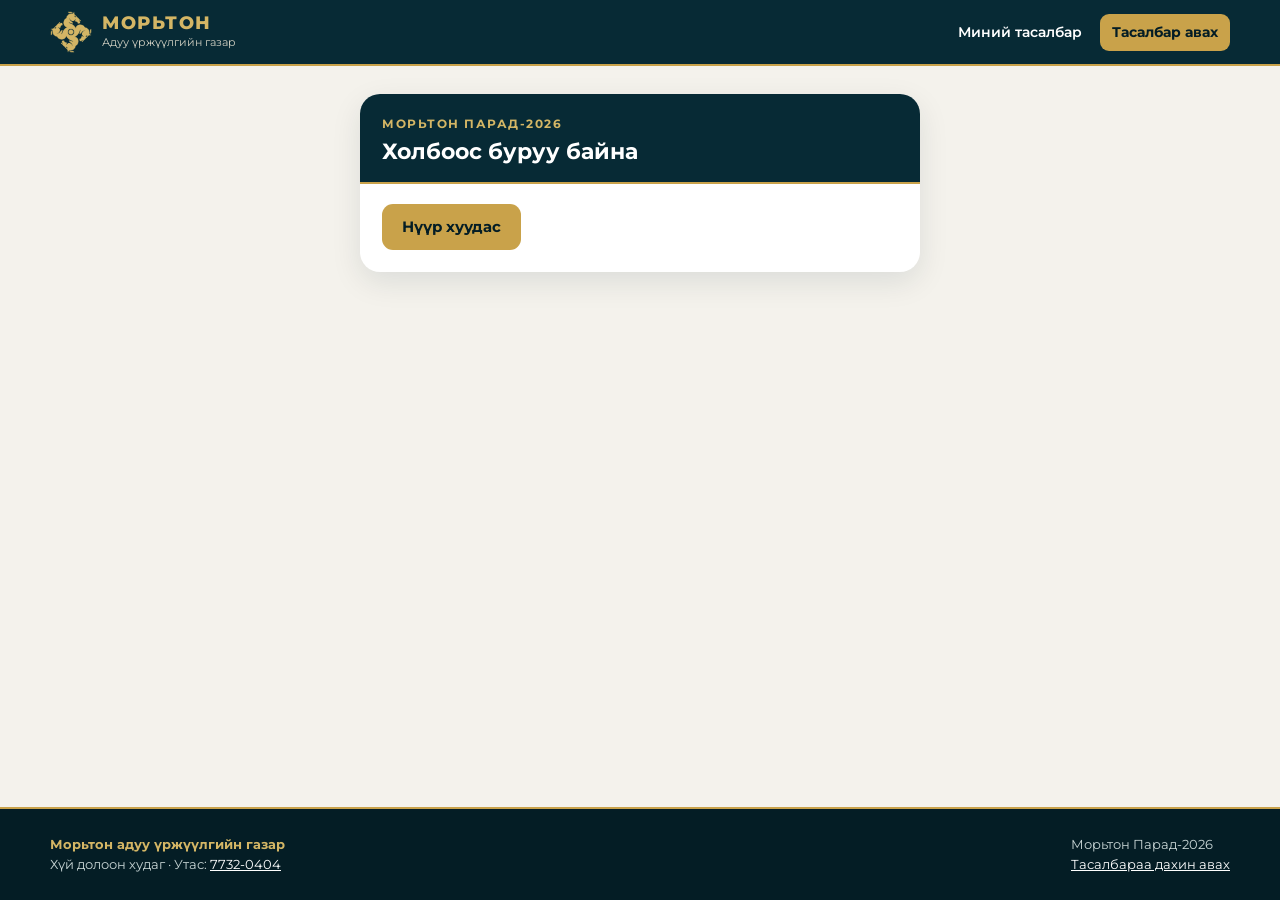
<file: order.html>
<!doctype html>
<html lang="mn">
<head>
<meta charset="utf-8">
<meta name="viewport" content="width=device-width, initial-scale=1, viewport-fit=cover">
<title>Төлбөр — Морьтон Парад-2026</title>
<meta name="robots" content="noindex">
<meta name="theme-color" content="#072a35">
<link rel="preconnect" href="https://fonts.googleapis.com">
<link rel="preconnect" href="https://fonts.gstatic.com" crossorigin>
<link href="https://fonts.googleapis.com/css2?family=Montserrat:wght@400;500;600;700;800&family=Oswald:wght@500;600;700&display=swap" rel="stylesheet">
<link rel="stylesheet" href="css/style.css">
<link rel="icon" href="favicon.svg" type="image/svg+xml">
</head>
<body>
<header class="site-header" id="site-header"></header>
<main>
  <div class="container pay-wrap" id="root"><div class="pay-card"><div class="body"><div class="status-line"><span class="spinner"></span> Ачаалж байна…</div></div></div></div>
</main>
<footer class="site-footer" id="site-footer"></footer>

<script type="module">
import { api, esc, money, fmtDT, fmtDay, fmtTime, fmtWeekday, renderChrome, qrSvg, ticketLink, param, ICONS, toast, rememberOrder } from './js/app.js';

const root = document.getElementById('root');
const code = (param('c') || '').toUpperCase(), key = param('k') || '';
let data = null, pollTimer = null, tickTimer = null, rendered = '';
renderChrome();
if (code && key) rememberOrder(code, key);

const isMobile = /Android|iPhone|iPad|iPod/i.test(navigator.userAgent);
const p2 = n => String(n).padStart(2, '0');

function head(sub, title) {
  return `<div class="head"><small>${esc(sub)}</small><h1>${title}</h1></div>`;
}
function meta(o) {
  return `<div class="order-meta">
    <span>Захиалга</span><b class="mono">${esc(o.code)}</b>
    <span>Нэр</span><b>${esc(o.name)}</b>
    <span>Аймаг, сум</span><b>${esc([o.aimag, o.sum].filter(Boolean).join(', ') || '—')}</b>
    <span>Цол</span><b>${esc(o.title || '—')}</b>
    <span>Имэйл</span><b>${esc(o.email || '—')}</b>
    <span>Тасалбар</span><b>${o.qty} ширхэг · ${money(o.amount)}</b></div>`;
}

function render() {
  const o = data.order, ev = data.event;
  const sig = o.status + '|' + o.tickets.length;
  if (sig === rendered) return;            // зөвхөн төлөв өөрчлөгдөхөд дахин зурна
  rendered = sig;
  document.title = `${o.code} — ${ev.event_name}`;
  clearInterval(tickTimer);

  if (o.status === 'paid') {
    stopPoll();
    root.innerHTML = `<div class="pay-card">${head(ev.event_name, 'Таны тасалбар')}
      <div class="body">
        <div class="success-head"><div class="ok-ic">${ICONS.okBig}</div>
          <h2>Төлбөр амжилттай!</h2>
          <p class="muted" style="margin:0">${o.email ? `Тасалбар <b>${esc(o.email)}</b> хаяг руу илгээгдлээ.` : 'Тасалбараа доороос нээж хадгална уу.'} Үүдэнд QR кодоо уншуулж орно.</p></div>
        <div class="big-list">${o.tickets.map(t => `
          <div class="big-tk">
            <div class="bt-qr">${qrSvg(ticketLink(t.token), { margin: 2 })}</div>
            <div class="bt-info"><small>ТАСАЛБАР</small><b>№${t.number}</b><span>${esc(o.name)}</span>
              <a class="btn btn-gold btn-sm" href="${ticketLink(t.token)}">Тасалбар нээх →</a></div>
          </div>`).join('')}
        </div>
        <div class="alert ${o.email ? 'info' : 'warn'}" style="margin-top:14px;font-size:13px">${o.email ? '' : '<b>Имэйл бичээгүй тул тасалбар имэйлээр очихгүй.</b> '}Тасалбар бүрийг нээгээд утсандаа хадгалаарай (скриншот авч болно). Энэ төхөөрөмж дээр нүүр хуудасны «Миний тасалбар» хэсгээс дахин орж болно.</div>
        ${meta(o)}
        <div class="small muted" style="margin-top:12px">${fmtDay(ev.event_at)}, ${fmtWeekday(ev.event_at)} ${fmtTime(ev.event_at)} · ${esc(ev.location)} · ${esc(ev.phone)}</div>
      </div></div>`;
    return;
  }

  if (o.status === 'pending' && o.pay_method === 'qpay' && o.qpay) {
    const q = o.qpay;
    const banks = (q.urls || []).filter(u => u.link);
    const qrImg = q.qr_image ? `<img src="data:image/png;base64,${q.qr_image}" alt="QPay QR">` : (q.qr_text ? `<div style="width:240px;margin:0 auto">${qrSvg(q.qr_text, { margin: 2 })}</div>` : '');
    const banksHtml = banks.length ? `<div class="banks">${banks.map(b => `<a href="${esc(b.link)}" rel="noopener">${b.logo ? `<img src="${esc(b.logo)}" alt="" loading="lazy">` : ''}<span>${esc(b.description || b.name)}</span></a>`).join('')}</div>` : '';
    root.innerHTML = `<div class="pay-card">${head(ev.event_name, 'QPay-р төлөх')}
      <div class="body">
        <div class="timer"><span>Төлбөрөө дуусгах хугацаа</span><b id="left">--:--</b></div>
        <div class="amount-big" style="margin-top:16px">${money(o.amount)}</div>
        <p class="muted small" style="text-align:center;margin:0">${o.qty} тасалбар · ${esc(o.code)}</p>
        ${isMobile && banks.length ? `<h4 style="margin:18px 0 0">Банкны аппаар төлөх</h4>${banksHtml}<h4 style="margin:18px 0 0;text-align:center">эсвэл QR уншуулах</h4>` : ''}
        <div class="qr-box">${qrImg}</div>
        <p class="small muted" style="text-align:center;margin:0">Банкны аппаараа QR кодыг уншуулж төлнө үү.</p>
        ${!isMobile && banks.length ? `<details style="margin-top:12px"><summary class="small" style="cursor:pointer;font-weight:600">Утасны банкны аппаар төлөх холбоосууд</summary>${banksHtml}</details>` : ''}
        <div class="status-line"><span class="spinner"></span> Төлбөр хүлээж байна — төлөгдмөгц автоматаар шилжинэ.</div>
        <button class="btn btn-light btn-block" id="check" style="margin-top:12px">Төлбөр шалгах</button>
        ${meta(o)}
      </div></div>`;
    document.getElementById('check').onclick = async e => { e.target.disabled = true; await load(true); e.target.disabled = false; };
    startTick(o.expires_at);
    return;
  }

  if (o.status === 'pending' && o.pay_method === 'transfer') {
    root.innerHTML = `<div class="pay-card">${head(ev.event_name, 'Дансаар төлөх')}
      <div class="body">
        <div class="timer"><span>Төлбөрөө хийх хугацаа</span><b id="left">--:--</b></div>
        <div class="amount-big" style="margin-top:16px">${money(o.amount)}</div>
        <p class="muted small" style="text-align:center;margin:0 0 14px">${o.qty} тасалбар</p>
        <div class="bank-box">${esc(o.bank_info || '')}</div>
        <div class="alert warn" style="margin-top:12px">Гүйлгээний утга дээр <b class="mono" style="font-size:16px">${esc(o.code)}</b> кодыг заавал бичнэ үү.</div>
        <div class="status-line"><span class="spinner"></span> Төлбөр баталгаажмагц тасалбар энд гарч, имэйлээр ирнэ.</div>
        ${meta(o)}
      </div></div>`;
    startTick(o.expires_at);
    return;
  }

  stopPoll();
  const msgs = {
    expired: ['Хугацаа дууссан', 'Төлбөр хийгдээгүй тул захиалгын хугацаа дууслаа. Хэрэв та төлсөн бол бидэнтэй холбогдоно уу.'],
    cancelled: ['Захиалга цуцлагдсан', 'Энэ захиалга цуцлагдсан байна.'],
    refund: ['Буцаан олголт', 'Таны төлбөр орсон боловч тасалбар олгох боломжгүй болсон тул мөнгийг буцаан олгоно. Бид тантай холбогдоно.'],
  }[o.status] || ['Төлөв: ' + o.status, ''];
  root.innerHTML = `<div class="pay-card">${head(ev.event_name, msgs[0])}
    <div class="body"><p>${msgs[1]}</p>
      <p>Лавлах утас: <a href="tel:${esc(String(ev.phone).replace(/\D/g, ''))}"><b>${esc(ev.phone)}</b></a></p>
      <a class="btn btn-gold btn-block" href="index.html#buy">Дахин захиалах</a>${meta(o)}</div></div>`;
}

function startTick(exp) {
  const end = new Date(exp).getTime();
  const tick = () => {
    const el = document.getElementById('left'); if (!el) return;
    const s = Math.max(0, Math.floor((end - Date.now()) / 1000));
    const h = Math.floor(s / 3600), m = Math.floor(s % 3600 / 60);
    el.textContent = h ? `${h}:${p2(m)}:${p2(s % 60)}` : `${p2(m)}:${p2(s % 60)}`;
    if (s === 0) { clearInterval(tickTimer); load(); }
  };
  tick(); tickTimer = setInterval(tick, 1000);
}

function stopPoll() { clearTimeout(pollTimer); pollTimer = null; }
function schedule() {
  stopPoll();
  const o = data?.order;
  if (!o || o.status !== 'pending') return;
  pollTimer = setTimeout(load, o.pay_method === 'qpay' ? (document.hidden ? 10000 : 4000) : 15000);
}

async function load(manual) {
  try {
    data = await api('status', { code, key });
    render();
    if (manual && data.order.status === 'pending') toast('Төлбөр хараахан орж ирээгүй байна.');
  } catch (e) {
    if (!data) root.innerHTML = `<div class="pay-card">${head('Морьтон Парад-2026', 'Захиалга олдсонгүй')}<div class="body"><div class="alert error">${esc(e.message)}</div><p><a class="btn btn-gold" href="index.html">Нүүр хуудас</a></p></div></div>`;
    else if (manual) toast(e.message);
  }
  schedule();
}
document.addEventListener('visibilitychange', () => { if (!document.hidden && data?.order?.status === 'pending') load(); });

if (!code || !key) root.innerHTML = `<div class="pay-card">${head('Морьтон Парад-2026', 'Холбоос буруу байна')}<div class="body"><a class="btn btn-gold" href="index.html">Нүүр хуудас</a></div></div>`;
else load();
</script>
</body>
</html>
</file>
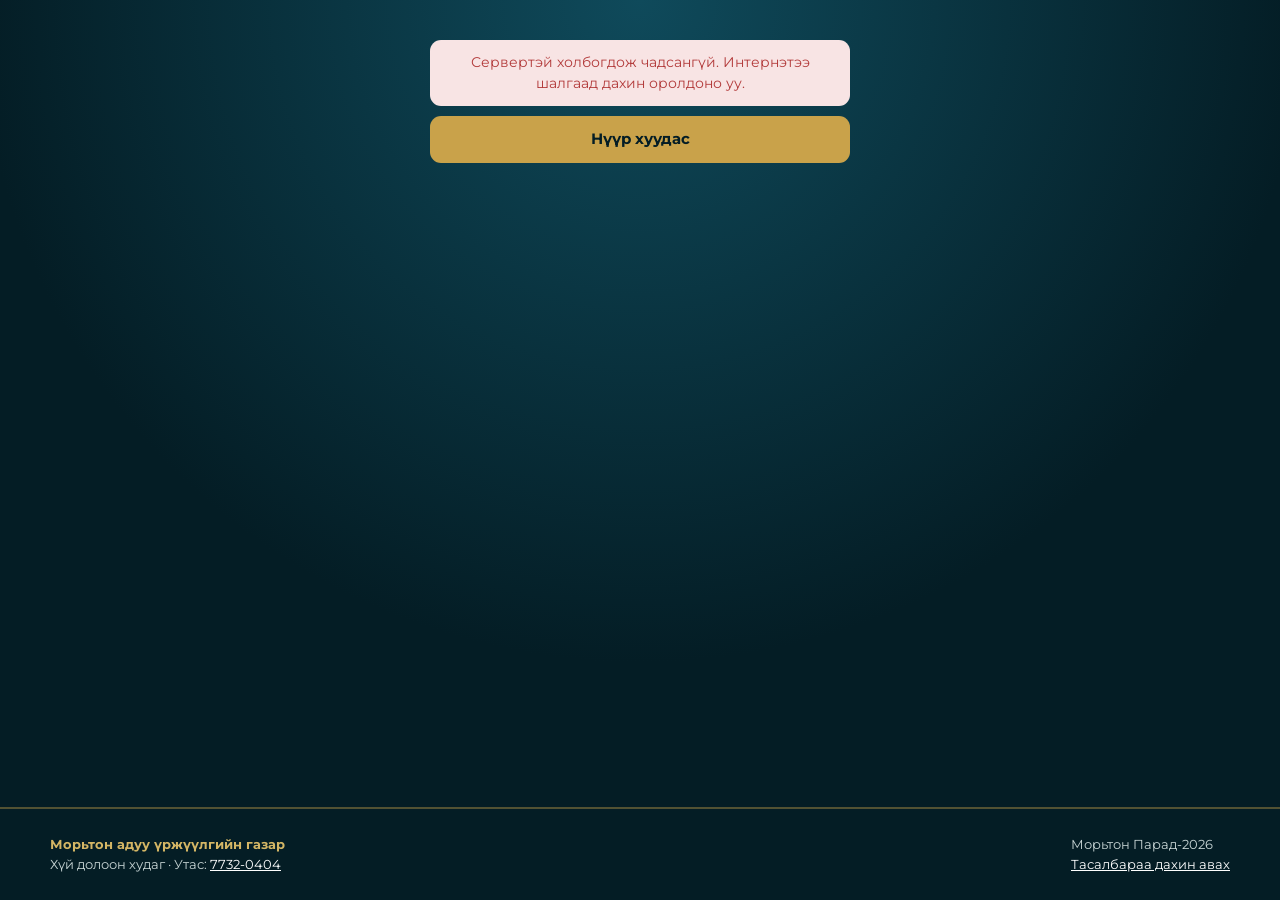
<file: ticket.html>
<!doctype html>
<html lang="mn">
<head>
<meta charset="utf-8">
<meta name="viewport" content="width=device-width, initial-scale=1, viewport-fit=cover">
<title>Тасалбар — Морьтон Парад-2026</title>
<meta name="robots" content="noindex">
<meta name="theme-color" content="#041d25">
<link rel="preconnect" href="https://fonts.googleapis.com">
<link rel="preconnect" href="https://fonts.gstatic.com" crossorigin>
<link href="https://fonts.googleapis.com/css2?family=Montserrat:wght@400;500;600;700;800&family=Oswald:wght@500;600;700&display=swap" rel="stylesheet">
<link rel="stylesheet" href="css/style.css">
<link rel="icon" href="favicon.svg" type="image/svg+xml">
</head>
<body class="ticket-page">
<main id="root"><div class="et-actions" style="margin-top:60px"><div class="status-line" style="color:#c9d6d6"><span class="spinner"></span> Ачаалж байна…</div></div></main>
<footer class="site-footer" id="site-footer"></footer>

<script type="module">
import { api, esc, fmtDay, fmtTime, fmtWeekday, qrSvg, ticketLink, param, startCountdown, renderChrome } from './js/app.js';

const root = document.getElementById('root');
const token = (param('t') || '').toLowerCase();

function stub(label, at) {
  return `<div class="et-stub ${at ? 'used' : ''}"><b>${label}</b><small>${at ? '✓ ' + fmtTime(at) : 'Хүчинтэй'}</small></div>`;
}

async function load() {
  try {
    const { ticket: t, event: ev } = await api('ticket', { t: token });
    renderChrome(ev);
    document.title = `№${t.number} — ${ev.event_name}`;
    const valid = t.status === 'valid';
    const state = !valid ? '<span class="et-state void">Хүчингүй тасалбар</span>'
      : t.entry_at ? `<span class="et-state used">Орсон · ${fmtTime(t.entry_at)}</span>`
      : '<span class="et-state valid">Хүчинтэй · Үүдэнд уншуулна</span>';
    root.innerHTML = `
      <article class="eticket">
        <div class="et-top">
          <div class="et-brand"><span class="mark"></span><div><b>МОРЬТОН</b><small>Адуу үржүүлгийн газар</small></div></div>
          <div class="et-title"><span>Тасалбар</span><b>Парад 2026</b></div>
          <div class="et-row">
            <div class="et-no"><small>ДУГААР</small><b>№${t.number}</b></div>
            <div class="et-date">${fmtDay(ev.event_at)} · ${fmtTime(ev.event_at)}<small>${fmtWeekday(ev.event_at)} · ${esc(ev.location)}</small></div>
          </div>
        </div>
        <div class="et-mid"><div class="et-perf"></div>
          <div class="et-qr">${qrSvg(ticketLink(t.token), { margin: 1 })}${valid ? '' : '<div class="et-void"><span>ХҮЧИНГҮЙ</span></div>'}</div>
          <div class="et-holder">${esc(t.holder_name)}</div>
          <div class="et-code">Захиалга ${esc(t.order_code)}</div>
          ${state}
        </div>
        <div class="et-stubs">
          <div class="et-stub"><b>Сугалаа</b><small>№${t.number}</small></div>
          ${stub('Хоол', t.food_at)}
          ${stub('Ус, ундаа', t.drink_at)}
        </div>
      </article>
      <div class="et-actions">
        <div class="et-cd countdown" id="cd"></div>
        <div class="tip">Дэлгэцийн гэрэлтүүлгээ нэмж, QR кодыг үүдэнд уншуулна уу. Энэ хуудсыг хадгалах эсвэл скриншот авч болно.</div>
        <button class="btn btn-gold" id="print">Хэвлэх / PDF</button>
        <a class="btn btn-ghost" href="index.html">Морьтон Парад-2026 нүүр</a>
      </div>`;
    document.getElementById('print').onclick = () => print();
    startCountdown(document.getElementById('cd'), ev.event_at, ev.now, { compact: true });
  } catch (e) {
    renderChrome();
    root.innerHTML = `<div class="et-actions" style="margin-top:40px"><div class="alert error">${esc(e.message)}</div><a class="btn btn-gold" href="index.html">Нүүр хуудас</a></div>`;
  }
}
load();
</script>
</body>
</html>
</file>
<file: css/style.css>
/* Морьтон Парад-2026 — тасалбарын сайт. Морьтон брэнд: хар номин + алт */
:root {
  --navy: #0b3a48;
  --navy-d: #072a35;
  --navy-dd: #041d25;
  --navy-l: #e2eef0;
  --gold: #c9a24a;
  --gold-l: #d4b665;
  --gold-d: #a9852f;
  --gold-bg: #f6efdc;
  --cream: #f4f2ec;
  --paper: #ffffff;
  --ink: #1b211f;
  --muted: #6b746f;
  --line: #e2ddd0;
  --red: #b23a3a;
  --red-l: #f8e4e4;
  --ok: #1f7a4d;
  --ok-l: #e1f2e8;
  --amber-l: #fdf1dd;
  --radius: 16px;
  --shadow: 0 10px 30px rgba(7, 42, 53, .10);
  --font: 'Montserrat', 'Segoe UI', Roboto, Arial, sans-serif;
  --display: 'Oswald', 'Montserrat', 'Arial Narrow', sans-serif;
  --logo: url('../img/logo-gold.png');
}
* { box-sizing: border-box; }
html { -webkit-text-size-adjust: 100%; scroll-behavior: smooth; }
body { margin: 0; font-family: var(--font); color: var(--ink); background: var(--cream); line-height: 1.5; font-size: 15px;
  min-height: 100vh; display: flex; flex-direction: column; }
main { flex: 1; }
a { color: var(--navy); }
img { max-width: 100%; display: block; }
button, input, select, textarea { font: inherit; color: inherit; }
h1, h2, h3, h4 { line-height: 1.15; margin: 0 0 .5em; }
.container { width: min(1180px, 100% - 32px); margin: 0 auto; }
.muted { color: var(--muted); }
.small { font-size: 12.5px; }
.mono { font-family: ui-monospace, Consolas, monospace; }
.hidden { display: none !important; }
.ico { width: 18px; height: 18px; flex: none; }

/* ---------- толгой ---------- */
.site-header { background: var(--navy-d); border-bottom: 2px solid var(--gold); position: sticky; top: 0; z-index: 50; }
.site-header .container { display: flex; align-items: center; justify-content: space-between; height: 64px; gap: 12px; }
.brand { display: flex; align-items: center; gap: 10px; color: #fff; text-decoration: none; min-width: 0; }
.brand .mark { width: 42px; height: 42px; background: var(--logo) center / contain no-repeat; flex: none; }
.brand b { display: block; color: var(--gold-l); font-weight: 800; font-size: 18px; letter-spacing: 1.5px; line-height: 1.1; }
.brand small { display: block; color: #e9e4d4; font-size: 11px; opacity: .9; white-space: nowrap; }
.nav { display: flex; gap: 6px; align-items: center; }
.nav a { color: #fff; text-decoration: none; padding: 8px 12px; border-radius: 9px; font-weight: 600; font-size: 14px; white-space: nowrap; }
.nav a:hover { background: rgba(255,255,255,.1); }
.nav a.cta { background: var(--gold); color: var(--navy-dd); font-weight: 700; }
.nav a.cta:hover { background: var(--gold-l); }
@media (max-width: 560px) {
  .brand small { font-size: 10px; }
  .brand b { font-size: 16px; letter-spacing: 1px; }
  .brand .mark { width: 36px; height: 36px; }
  .nav a { padding: 8px 9px; font-size: 13px; }
  .nav a.hide-sm { display: none; }
}

/* ---------- товч ---------- */
.btn { display: inline-flex; align-items: center; justify-content: center; gap: 8px; border: none; cursor: pointer; border-radius: 11px;
  padding: 12px 20px; font-weight: 700; font-size: 15px; text-decoration: none; transition: background .15s, transform .1s; white-space: nowrap; }
.btn:active { transform: translateY(1px); }
.btn-gold { background: var(--gold); color: var(--navy-dd); }
.btn-gold:hover { background: var(--gold-l); }
.btn-navy { background: var(--navy); color: #fff; }
.btn-navy:hover { background: var(--navy-d); }
.btn-light { background: #fff; color: var(--navy); border: 1px solid var(--line); }
.btn-light:hover { background: var(--navy-l); }
.btn-ghost { background: transparent; color: #fff; border: 1.5px solid rgba(255,255,255,.4); }
.btn-ghost:hover { background: rgba(255,255,255,.08); }
.btn-danger { background: var(--red); color: #fff; }
.btn-ok { background: var(--ok); color: #fff; }
.btn-sm { padding: 7px 12px; font-size: 13px; border-radius: 8px; }
.btn-lg { padding: 15px 24px; font-size: 16px; }
.btn-block { width: 100%; }
.btn[disabled] { opacity: .5; cursor: not-allowed; }

/* ---------- hero ---------- */
.hero { position: relative; color: #fff; background: var(--navy-dd); overflow: hidden; }
.hero::before { content: ""; position: absolute; inset: 0; background: url('../img/hero.jpg') right 30% / cover no-repeat; }
.hero::after { content: ""; position: absolute; inset: 0;
  background: linear-gradient(90deg, var(--navy-dd) 0%, rgba(4,29,37,.94) 34%, rgba(4,29,37,.55) 62%, rgba(4,29,37,.25) 100%),
              linear-gradient(0deg, rgba(4,29,37,.85) 0%, rgba(4,29,37,0) 40%); }
.hero .container { position: relative; z-index: 1; display: grid; grid-template-columns: 1fr 380px; gap: 40px; align-items: center; padding: 56px 0 60px; }
.eyebrow { display: inline-flex; align-items: center; gap: 10px; color: var(--gold-l); font-weight: 700; letter-spacing: 2.5px; font-size: 13px; text-transform: uppercase; }
.eyebrow::before { content: ""; width: 28px; height: 2px; background: var(--gold); }
.hero h1 { font-family: var(--display); font-weight: 700; font-size: clamp(44px, 7vw, 86px); line-height: .95; letter-spacing: 1px; margin: 14px 0 16px; text-transform: uppercase; }
.hero h1 span { display: block; color: var(--gold-l); font-size: .5em; letter-spacing: 6px; margin-bottom: 6px; }
.hero .lead { font-size: 16.5px; max-width: 560px; opacity: .92; margin: 0 0 22px; }
.facts { display: flex; flex-wrap: wrap; gap: 10px 22px; margin-bottom: 28px; font-weight: 600; font-size: 14.5px; }
.facts span { display: inline-flex; align-items: center; gap: 8px; }
.facts .ico { color: var(--gold-l); }
.facts a { color: #fff; text-decoration: none; }

/* тоолуур */
.countdown { display: flex; gap: 10px; flex-wrap: wrap; align-items: stretch; }
.countdown .label { width: 100%; font-size: 12px; letter-spacing: 2px; text-transform: uppercase; color: var(--gold-l); font-weight: 700; margin-bottom: 2px; }
.cd-box { background: rgba(255,255,255,.07); border: 1px solid rgba(212,182,101,.35); border-radius: 14px; min-width: 84px; padding: 10px 8px 8px; text-align: center; backdrop-filter: blur(4px); }
.cd-box b { display: block; font-family: var(--display); font-size: 44px; line-height: 1; font-weight: 600; color: #fff; font-variant-numeric: tabular-nums; }
.cd-box small { display: block; font-size: 11.5px; color: #d9d4c4; margin-top: 4px; font-weight: 600; letter-spacing: .5px; }
.cd-live { font-family: var(--display); font-size: 30px; color: var(--gold-l); letter-spacing: 1px; }

/* тасалбар авах карт */
.buy-card { background: #fff; color: var(--ink); border-radius: 20px; box-shadow: 0 24px 60px rgba(0,0,0,.35); overflow: hidden; }
.buy-card .top { background: var(--gold); color: var(--navy-dd); padding: 16px 20px; display: flex; justify-content: space-between; align-items: center; gap: 10px; }
.buy-card .top b { font-family: var(--display); font-size: 20px; letter-spacing: 1px; text-transform: uppercase; }
.buy-card .top span { font-size: 12px; font-weight: 700; background: rgba(4,29,37,.12); padding: 4px 9px; border-radius: 99px; white-space: nowrap; }
.buy-card .body { padding: 18px 20px 20px; }
.price { font-family: var(--display); font-size: 40px; font-weight: 700; color: var(--navy); line-height: 1; }
.price small { font-family: var(--font); font-size: 13px; color: var(--muted); font-weight: 500; margin-left: 6px; }
.incl { list-style: none; padding: 0; margin: 14px 0; display: grid; gap: 7px; font-size: 14px; }
.incl li { display: flex; gap: 9px; align-items: flex-start; }
.incl .ico { color: var(--gold-d); margin-top: 1px; }
.meter { margin: 14px 0 16px; }
.meter .bar { height: 8px; border-radius: 99px; background: #ece8dc; overflow: hidden; }
.meter .bar i { display: block; height: 100%; background: linear-gradient(90deg, var(--navy), var(--gold)); border-radius: 99px; transition: width .6s; }
.meter .lbl { display: flex; justify-content: space-between; font-size: 12.5px; color: var(--muted); margin-top: 6px; }
.meter .lbl b { color: var(--ink); }
.qty-row { display: flex; align-items: center; justify-content: space-between; gap: 12px; margin-bottom: 14px; }
.stepper { display: inline-flex; align-items: center; border: 1.5px solid var(--line); border-radius: 12px; overflow: hidden; }
.stepper button { width: 42px; height: 42px; border: none; background: #fff; font-size: 22px; font-weight: 600; color: var(--navy); cursor: pointer; }
.stepper button:hover { background: var(--navy-l); }
.stepper button[disabled] { color: #bbb; cursor: default; background: #fff; }
.stepper output { min-width: 46px; text-align: center; font-weight: 800; font-size: 18px; }
.total-row { display: flex; justify-content: space-between; align-items: baseline; border-top: 1px dashed var(--line); padding-top: 12px; margin-bottom: 14px; }
.total-row b { font-size: 22px; color: var(--navy); }
.soldout { background: var(--red-l); color: var(--red); border-radius: 12px; padding: 12px 14px; font-weight: 700; text-align: center; }

@media (max-width: 900px) {
  .hero .container { grid-template-columns: 1fr; gap: 28px; padding: 36px 0 28px; }
  .hero::before { background-position: 70% center; }
  .hero::after { background: linear-gradient(180deg, rgba(4,29,37,.55) 0%, rgba(4,29,37,.9) 45%, var(--navy-dd) 75%); }
  .cd-box { min-width: 0; flex: 1; }
  .cd-box b { font-size: 36px; }
}

/* ---------- хэсгүүд ---------- */
.section { padding: 54px 0; }
.section h2 { font-family: var(--display); font-size: clamp(28px, 4vw, 38px); text-transform: uppercase; letter-spacing: .5px; color: var(--navy); margin-bottom: 6px; }
.section .sub { color: var(--muted); margin: 0 0 26px; max-width: 640px; }
.section.dark { background: var(--navy-d); color: #fff; }
.section.dark h2 { color: #fff; }
.section.dark .sub { color: #c9d6d6; }

/* тасалбарт багтсан — тасалбарын хэрчим */
.stubs { display: grid; grid-template-columns: 1.4fr 1fr 1fr; gap: 0; background: #fff; border-radius: var(--radius); box-shadow: var(--shadow); overflow: hidden; }
.stub { padding: 24px 22px; position: relative; }
.stub + .stub { border-left: 2px dashed var(--line); }
.stub + .stub::before, .stub + .stub::after { content: ""; position: absolute; left: -11px; width: 20px; height: 20px; border-radius: 50%; background: var(--cream); }
.stub + .stub::before { top: -10px; } .stub + .stub::after { bottom: -10px; }
.stub .ic { width: 48px; height: 48px; border-radius: 14px; background: var(--gold-bg); color: var(--gold-d); display: grid; place-items: center; margin-bottom: 12px; }
.stub .ic svg { width: 26px; height: 26px; }
.stub h3 { font-family: var(--display); font-size: 22px; text-transform: uppercase; color: var(--navy); letter-spacing: .5px; margin-bottom: 6px; }
.stub p { margin: 0; color: var(--muted); font-size: 14px; }
.stub ul { margin: 8px 0 0; padding-left: 18px; font-size: 14px; }
.stub ul li { margin: 3px 0; }
.stub ul b { color: var(--navy); }
@media (max-width: 760px) {
  .stubs { grid-template-columns: 1fr; }
  .stub + .stub { border-left: none; border-top: 2px dashed var(--line); }
  .stub + .stub::before { top: -11px; left: -10px; } .stub + .stub::after { top: -11px; bottom: auto; left: auto; right: -10px; }
}

/* алхмууд */
.steps { display: grid; grid-template-columns: repeat(4, 1fr); gap: 16px; counter-reset: st; }
.step { background: rgba(255,255,255,.05); border: 1px solid rgba(212,182,101,.25); border-radius: var(--radius); padding: 20px; }
.step::before { counter-increment: st; content: counter(st); font-family: var(--display); font-size: 34px; color: var(--gold); display: block; line-height: 1; margin-bottom: 10px; }
.step b { display: block; margin-bottom: 4px; font-size: 15.5px; }
.step span { font-size: 13.5px; color: #c9d6d6; }
@media (max-width: 900px) { .steps { grid-template-columns: 1fr 1fr; } }
@media (max-width: 480px) { .steps { grid-template-columns: 1fr; } }

/* азарганууд */
.horses { display: grid; grid-template-columns: repeat(6, 1fr); gap: 12px; }
.horse { border-radius: 14px; overflow: hidden; background: #ddd; position: relative; aspect-ratio: 3 / 4; }
.horse img { width: 100%; height: 100%; object-fit: cover; object-position: 50% 40%; transition: transform .5s; }
.horse:hover img { transform: scale(1.05); }
.horse span { position: absolute; left: 0; right: 0; bottom: 0; padding: 26px 10px 10px; color: #fff; font-weight: 700; font-size: 13.5px;
  background: linear-gradient(0deg, rgba(4,29,37,.9), transparent); }
@media (max-width: 900px) { .horses { grid-template-columns: repeat(6, 42%); overflow-x: auto; scroll-snap-type: x mandatory; padding-bottom: 6px; } .horse { scroll-snap-align: start; } }

/* мэдээлэл + FAQ */
.info-grid { display: grid; grid-template-columns: 1fr 1fr; gap: 20px; }
@media (max-width: 760px) { .info-grid { grid-template-columns: 1fr; } }
.panel { background: #fff; border-radius: var(--radius); box-shadow: var(--shadow); padding: 22px; }
.kv { display: grid; grid-template-columns: auto 1fr; gap: 12px 14px; align-items: center; }
.kv .ic { width: 40px; height: 40px; border-radius: 12px; background: var(--navy-l); color: var(--navy); display: grid; place-items: center; }
.kv small { display: block; color: var(--muted); font-size: 12px; }
.kv b { font-size: 15px; }
details.faq { border-bottom: 1px solid var(--line); padding: 12px 0; }
details.faq:last-child { border-bottom: none; }
details.faq summary { cursor: pointer; font-weight: 700; list-style: none; display: flex; justify-content: space-between; gap: 10px; }
details.faq summary::after { content: "+"; color: var(--gold-d); font-size: 20px; line-height: 1; }
details.faq[open] summary::after { content: "−"; }
details.faq p { margin: 8px 0 0; color: var(--muted); font-size: 14px; }

/* утасны доод самбар */
.mbar { position: fixed; left: 0; right: 0; bottom: 0; z-index: 40; background: var(--navy-d); border-top: 2px solid var(--gold); padding: 10px 16px calc(10px + env(safe-area-inset-bottom));
  display: none; align-items: center; justify-content: space-between; gap: 12px; color: #fff; transform: translateY(110%); transition: transform .25s; }
.mbar.show { transform: none; }
.mbar b { font-family: var(--display); font-size: 22px; color: var(--gold-l); display: block; line-height: 1.1; }
.mbar small { font-size: 12px; color: #c9d6d6; }
@media (max-width: 900px) { .mbar { display: flex; } body.has-mbar { padding-bottom: 76px; } }

/* ---------- маягт, модаль ---------- */
.form { display: grid; gap: 12px; }
label { display: block; font-size: 13px; font-weight: 600; margin-bottom: 5px; }
label .req { color: var(--red); }
.input { width: 100%; border: 1.5px solid #d6d1c4; border-radius: 11px; padding: 11px 13px; background: #fff; font-size: 15px; }
.input:focus { outline: none; border-color: var(--gold); box-shadow: 0 0 0 3px rgba(201,162,74,.22); }
textarea.input { min-height: 80px; resize: vertical; }
.row2 { display: grid; grid-template-columns: 1fr 1fr; gap: 12px; }
@media (max-width: 420px) { .row2 { grid-template-columns: 1fr; } }
.hint { font-size: 12px; color: var(--muted); margin-top: 4px; }
.hp { position: absolute; left: -9999px; width: 1px; height: 1px; overflow: hidden; }
.alert { border-radius: 11px; padding: 12px 14px; font-size: 14px; }
.alert.error { background: var(--red-l); color: var(--red); }
.alert.ok { background: var(--ok-l); color: var(--ok); }
.alert.warn { background: var(--amber-l); color: #6e4a08; }
.alert.info { background: var(--navy-l); color: var(--navy-d); }

.modal-bg { position: fixed; inset: 0; background: rgba(4,20,26,.6); z-index: 90; display: none; align-items: center; justify-content: center; padding: 16px; }
.modal-bg.open { display: flex; }
.modal { background: #fff; border-radius: 20px; width: min(480px, 100%); max-height: calc(100vh - 32px); overflow: auto; box-shadow: 0 30px 80px rgba(0,0,0,.4); }
.modal-head { background: var(--navy-d); color: #fff; padding: 16px 20px; display: flex; justify-content: space-between; align-items: center; border-bottom: 2px solid var(--gold); position: sticky; top: 0; z-index: 1; }
.modal-head b { font-family: var(--display); font-size: 20px; letter-spacing: .5px; text-transform: uppercase; }
.modal-head button { background: none; border: none; color: #fff; font-size: 26px; cursor: pointer; line-height: 1; padding: 0 4px; }
.modal-body { padding: 18px 20px 20px; }
.summary { background: var(--cream); border-radius: 12px; padding: 12px 14px; display: flex; justify-content: space-between; align-items: center; gap: 10px; margin-bottom: 14px; }
.summary b { color: var(--navy); font-size: 18px; }
@media (max-width: 560px) {
  .modal-bg { align-items: flex-end; padding: 0; }
  .modal { border-radius: 20px 20px 0 0; max-height: 94vh; width: 100%; }
}

/* ---------- төлбөрийн хуудас ---------- */
.pay-wrap { max-width: 560px; margin: 28px auto 60px; }
.pay-card { background: #fff; border-radius: 20px; box-shadow: var(--shadow); overflow: hidden; }
.pay-card .head { background: var(--navy-d); color: #fff; padding: 18px 22px; border-bottom: 2px solid var(--gold); }
.pay-card .head small { color: var(--gold-l); font-weight: 700; letter-spacing: 1.5px; font-size: 12px; text-transform: uppercase; }
.pay-card .head h1 { font-size: 22px; margin: 4px 0 0; }
.pay-card .body { padding: 20px 22px 22px; }
.timer { display: flex; align-items: center; justify-content: space-between; gap: 10px; background: var(--amber-l); color: #6e4a08; border-radius: 12px; padding: 10px 14px; font-weight: 600; font-size: 14px; }
.timer b { font-family: var(--display); font-size: 24px; font-variant-numeric: tabular-nums; }
.qr-box { text-align: center; margin: 18px 0 8px; }
.qr-box img { width: 240px; height: 240px; margin: 0 auto; border: 1px solid var(--line); border-radius: 14px; padding: 8px; image-rendering: pixelated; background: #fff; }
.amount-big { text-align: center; font-family: var(--display); font-size: 34px; color: var(--navy); font-weight: 700; }
.banks { display: grid; grid-template-columns: repeat(auto-fill, minmax(92px, 1fr)); gap: 8px; margin: 12px 0 4px; }
.banks a { display: flex; flex-direction: column; align-items: center; gap: 5px; text-decoration: none; color: var(--ink); font-size: 11.5px; text-align: center;
  border: 1px solid var(--line); border-radius: 12px; padding: 9px 6px; background: #fff; line-height: 1.2; }
.banks a:hover { border-color: var(--gold); background: var(--gold-bg); }
.banks img { width: 40px; height: 40px; border-radius: 10px; object-fit: cover; }
.status-line { display: flex; align-items: center; gap: 10px; justify-content: center; color: var(--muted); font-size: 13.5px; margin: 14px 0 0; }
.spinner { width: 16px; height: 16px; border: 2px solid var(--line); border-top-color: var(--gold-d); border-radius: 50%; animation: spin 1s linear infinite; }
@keyframes spin { to { transform: rotate(360deg); } }
.order-meta { display: grid; grid-template-columns: auto 1fr; gap: 6px 14px; font-size: 14px; margin-top: 16px; padding-top: 14px; border-top: 1px dashed var(--line); }
.order-meta span { color: var(--muted); }
.success-head { text-align: center; padding: 8px 0 4px; }
.success-head .ok-ic { width: 64px; height: 64px; border-radius: 50%; background: var(--ok-l); color: var(--ok); display: grid; place-items: center; margin: 0 auto 10px; }
.success-head .ok-ic svg { width: 34px; height: 34px; }
.success-head h2 { color: var(--navy); font-size: 22px; margin-bottom: 4px; }
.bank-box { background: var(--cream); border-radius: 12px; padding: 14px; white-space: pre-line; font-size: 14.5px; }

/* мини тасалбарууд */
.mini-list { display: grid; gap: 12px; margin-top: 16px; }
.mini { display: flex; align-items: stretch; background: var(--navy); color: #fff; border-radius: 14px; overflow: hidden; text-decoration: none; }
.mini .l { flex: 1; padding: 14px 16px; position: relative; }
.mini .l small { color: var(--gold-l); font-size: 11px; letter-spacing: 2px; font-weight: 700; }
.mini .l b { display: block; font-family: var(--display); font-size: 30px; color: var(--gold-l); letter-spacing: 1px; line-height: 1.1; }
.mini .l span { font-size: 12.5px; opacity: .85; }
.mini .r { width: 112px; background: #fff; display: grid; place-items: center; padding: 8px; border-left: 2px dashed var(--gold); }
.mini .r svg { width: 96px; height: 96px; }

/* том QR тасалбар (төлбөрийн дараа) */
.big-list { display: grid; gap: 16px; margin-top: 16px; }
.big-tk { background: var(--navy); border-radius: 18px; overflow: hidden; color: #fff; }
.big-tk .bt-qr { background: #fff; padding: 14px; border-bottom: 3px dashed var(--gold); }
.big-tk .bt-qr svg { display: block; width: 100%; max-width: 340px; height: auto; margin: 0 auto; }
.big-tk .bt-info { display: flex; flex-wrap: wrap; align-items: center; gap: 4px 12px; padding: 14px 18px 16px; }
.big-tk .bt-info small { width: 100%; color: var(--gold-l); font-size: 11px; letter-spacing: 2px; font-weight: 700; }
.big-tk .bt-info b { font-family: var(--display); font-size: 36px; color: var(--gold-l); letter-spacing: 1px; line-height: 1; }
.big-tk .bt-info span { flex: 1; font-size: 14px; opacity: .9; }
.big-tk .bt-info .btn { margin-left: auto; }

/* ---------- цахим тасалбар ---------- */
body.ticket-page { background: radial-gradient(circle at 50% 0%, #0f4a5b 0%, var(--navy-dd) 60%); }
.eticket { width: min(420px, 100% - 24px); margin: 22px auto 16px; filter: drop-shadow(0 24px 40px rgba(0,0,0,.45)); }
.et-top { background: linear-gradient(160deg, #0f4a5b, var(--navy-d) 70%); color: #fff; border-radius: 22px 22px 0 0; padding: 22px 22px 18px; position: relative; overflow: hidden; }
.et-top::after { content: ""; position: absolute; right: -40px; top: -40px; width: 180px; height: 180px; background: var(--logo) center / contain no-repeat; opacity: .08; }
.et-brand { display: flex; align-items: center; gap: 10px; }
.et-brand .mark { width: 34px; height: 34px; background: var(--logo) center / contain no-repeat; }
.et-brand b { color: var(--gold-l); letter-spacing: 1.5px; font-size: 15px; }
.et-brand small { display: block; font-size: 10.5px; color: #d9d4c4; }
.et-title { font-family: var(--display); text-transform: uppercase; margin: 16px 0 4px; line-height: .95; }
.et-title span { display: block; font-size: 18px; letter-spacing: 4px; color: var(--gold-l); }
.et-title b { display: block; font-size: 52px; font-weight: 700; font-style: italic; letter-spacing: 1px; }
.et-row { display: flex; justify-content: space-between; align-items: flex-end; gap: 10px; margin-top: 10px; }
.et-no small { display: block; font-size: 11px; color: var(--gold-l); letter-spacing: 2px; font-weight: 700; }
.et-no b { font-family: var(--display); font-size: 40px; color: var(--gold-l); letter-spacing: 2px; line-height: 1; }
.et-date { text-align: right; font-size: 13px; font-weight: 600; }
.et-date small { display: block; color: #c9d6d6; font-weight: 500; }
.et-mid { background: #fff; padding: 18px 22px 14px; text-align: center; position: relative; }
.et-mid::before, .et-mid::after { content: ""; position: absolute; top: -11px; width: 22px; height: 22px; border-radius: 50%; background: var(--navy-dd); }
.et-mid::before { left: -11px; } .et-mid::after { right: -11px; }
.et-perf { position: absolute; top: 0; left: 18px; right: 18px; border-top: 2px dashed #cfc8b6; }
.et-qr { width: min(300px, 100%); aspect-ratio: 1; height: auto; margin: 4px auto 6px; position: relative; }
.et-qr svg { width: 100%; height: 100%; }
.et-holder { font-weight: 800; font-size: 17px; color: var(--navy); }
.et-code { font-size: 12px; color: var(--muted); }
.et-state { display: inline-block; margin-top: 8px; padding: 6px 12px; border-radius: 99px; font-weight: 800; font-size: 13px; letter-spacing: .3px; }
.et-state.valid { background: var(--ok-l); color: var(--ok); }
.et-state.used { background: var(--gold-bg); color: #7a5b12; }
.et-state.void { background: var(--red-l); color: var(--red); }
.et-void { position: absolute; inset: 0; display: grid; place-items: center; }
.et-void span { transform: rotate(-14deg); border: 4px solid var(--red); color: var(--red); font-weight: 900; font-size: 30px; padding: 4px 14px; border-radius: 10px; background: rgba(255,255,255,.88); letter-spacing: 2px; }
.et-stubs { display: grid; grid-template-columns: repeat(3, 1fr); background: var(--gold); border-radius: 0 0 22px 22px; position: relative; }
.et-stubs::before { content: ""; position: absolute; top: 0; left: 0; right: 0; border-top: 2px dashed rgba(4,29,37,.35); }
.et-stub { padding: 12px 6px 14px; text-align: center; color: var(--navy-dd); }
.et-stub + .et-stub { border-left: 2px dashed rgba(4,29,37,.3); }
.et-stub b { display: block; font-family: var(--display); font-size: 15px; letter-spacing: 1px; text-transform: uppercase; }
.et-stub small { display: block; font-size: 11px; font-weight: 700; margin-top: 2px; }
.et-stub.used { background: rgba(4,29,37,.12); }
.et-stub.used small { color: #5b4511; }
.et-actions { width: min(420px, 100% - 24px); margin: 0 auto 30px; display: grid; gap: 10px; color: #fff; text-align: center; }
.et-actions .tip { font-size: 12.5px; color: #c9d6d6; }
.et-cd { display: flex; justify-content: center; gap: 8px; margin: 4px 0; }
.et-cd .cd-box { min-width: 70px; padding: 8px 6px 6px; }
.et-cd .cd-box b { font-size: 30px; }

/* ---------- хөл ---------- */
.site-footer { background: var(--navy-dd); color: #c9d6d6; padding: 26px 0; font-size: 13px; border-top: 2px solid var(--gold); }
.site-footer .container { display: flex; justify-content: space-between; gap: 16px; flex-wrap: wrap; }
.site-footer b { color: var(--gold-l); }
.site-footer a { color: #fff; }
body.ticket-page .site-footer { background: transparent; border-top-color: rgba(201,162,74,.4); }

.toast { position: fixed; bottom: 22px; left: 50%; transform: translateX(-50%); background: var(--ink); color: #fff; padding: 11px 16px; border-radius: 11px; font-size: 14px; z-index: 200; display: none; max-width: calc(100% - 32px); }
.toast.show { display: block; }
.cfg-warn { background: #fff3cd; color: #6e4a08; padding: 10px 16px; font-size: 13.5px; text-align: center; }

@media print {
  body, body.ticket-page { background: #fff !important; }
  .site-header, .site-footer, .et-actions, .no-print { display: none !important; }
  .eticket { filter: none; margin: 0 auto; }
  .et-mid::before, .et-mid::after { background: #fff; }
  * { -webkit-print-color-adjust: exact; print-color-adjust: exact; }
}
</file>
